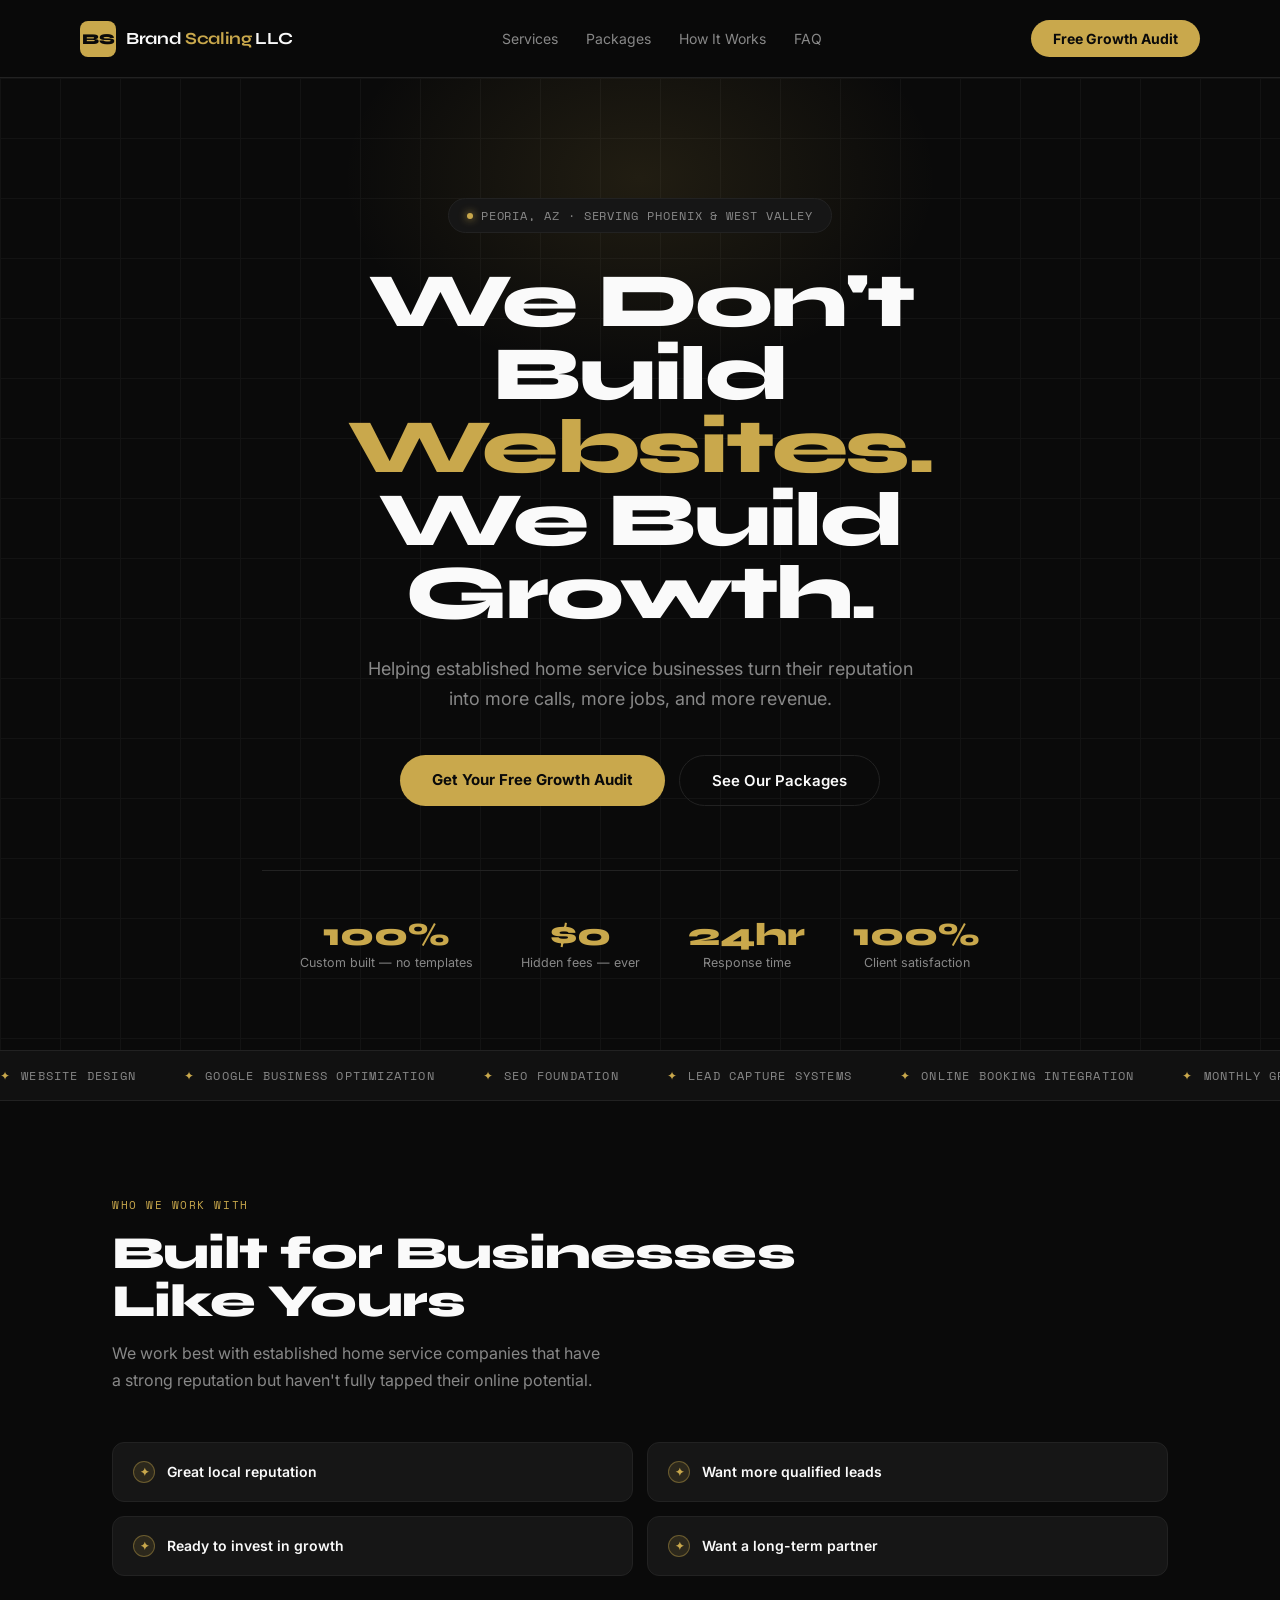
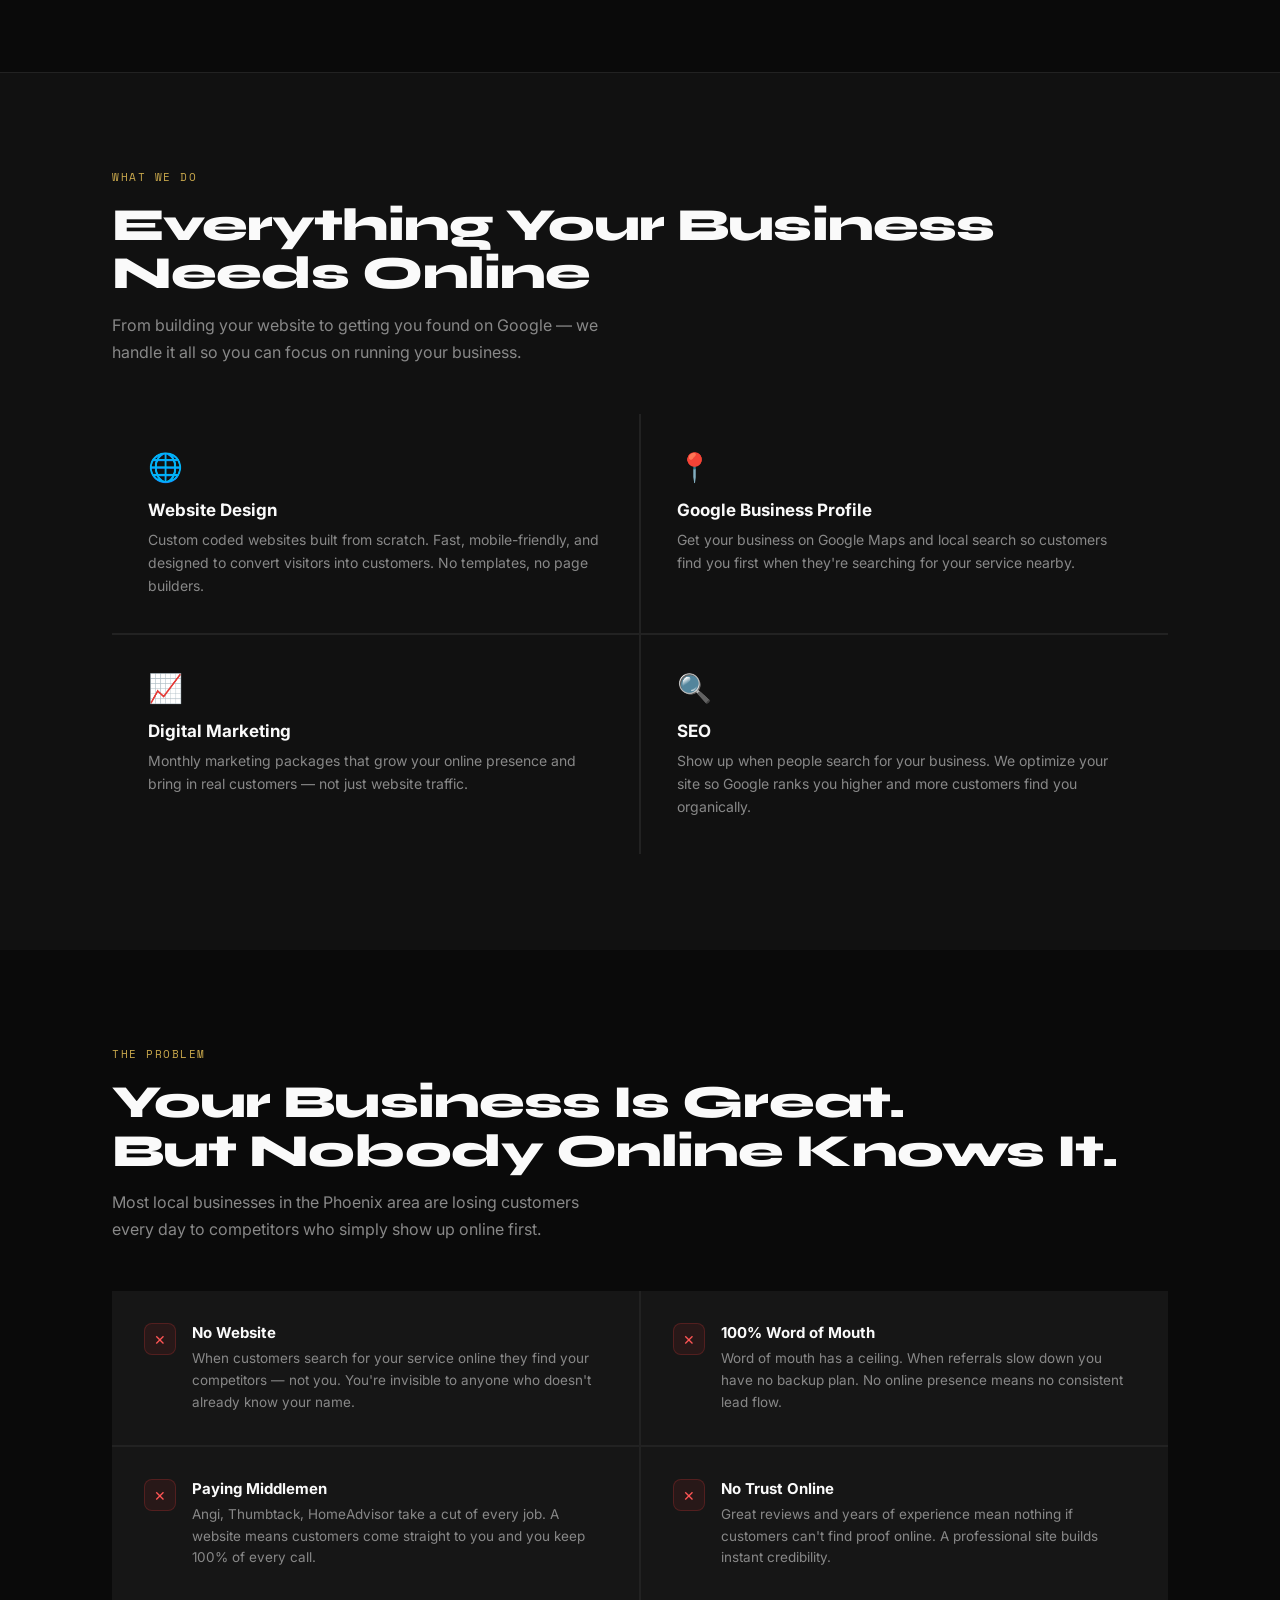
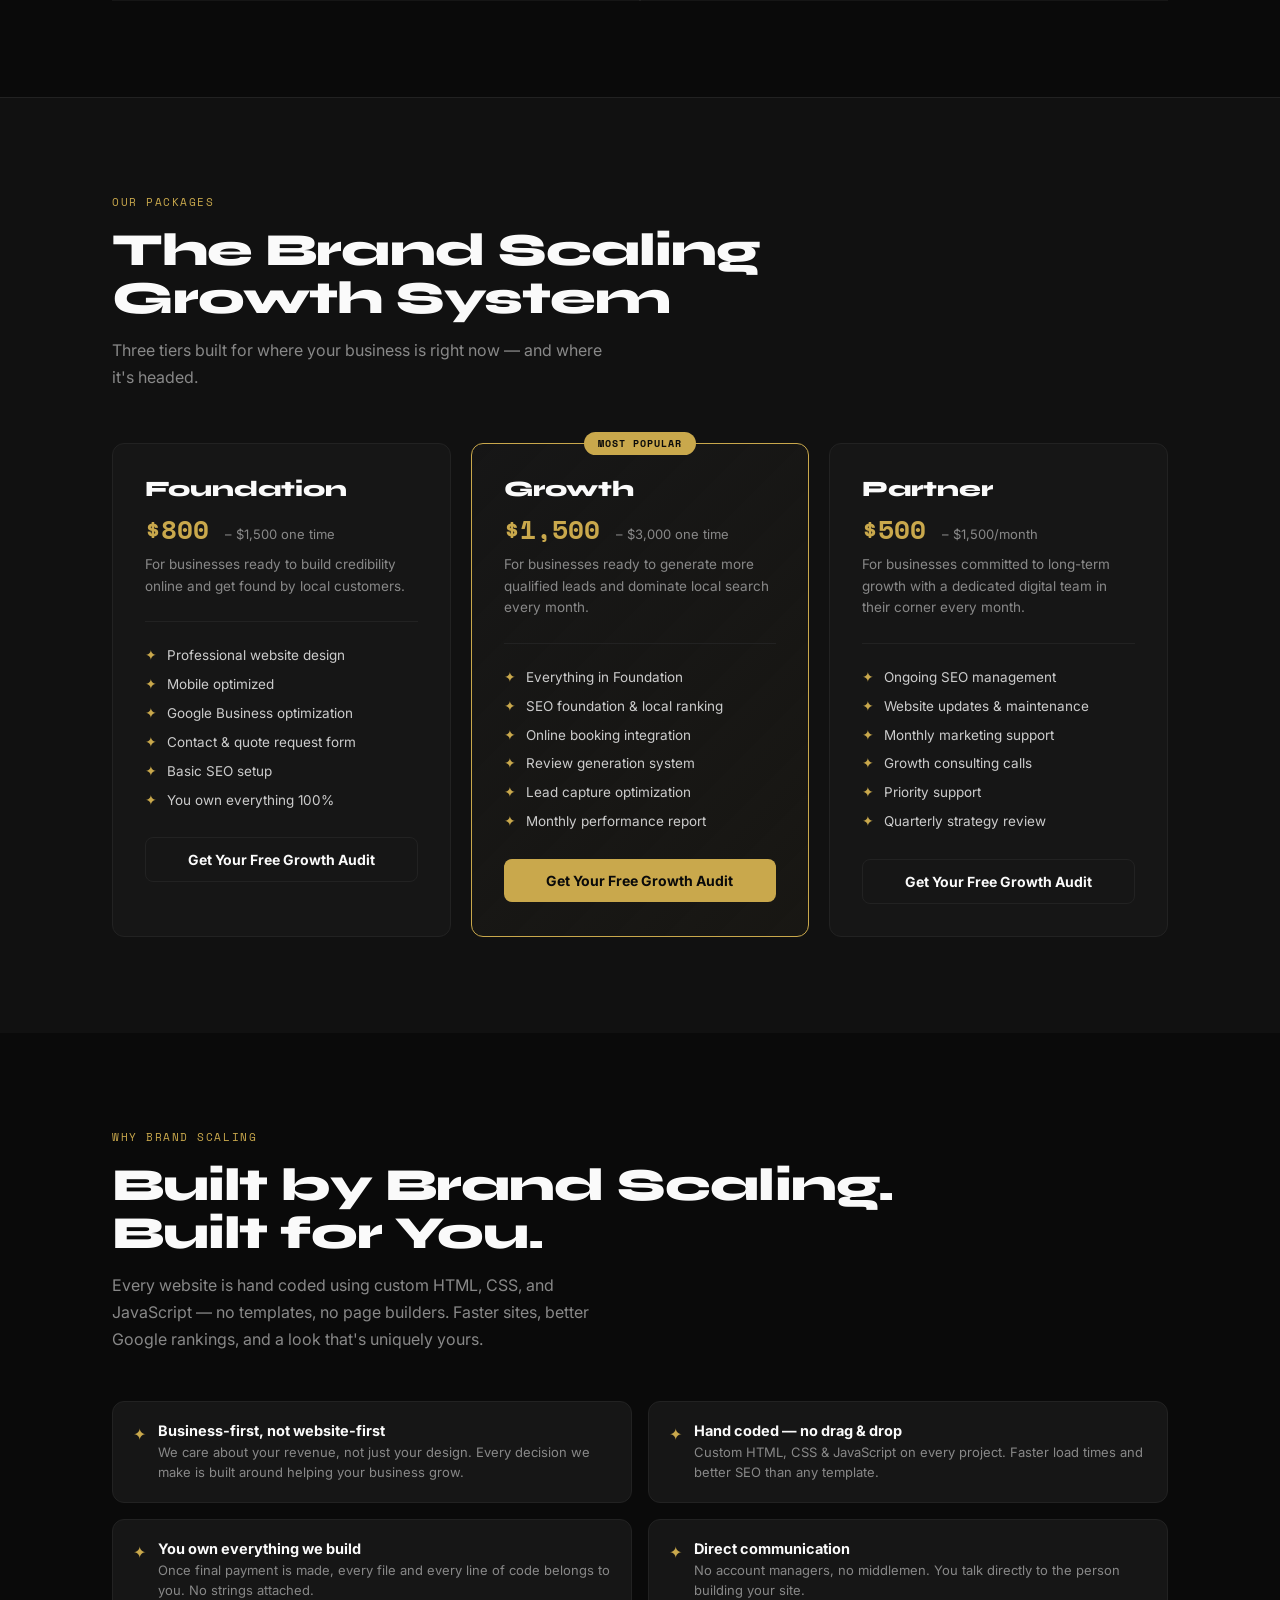
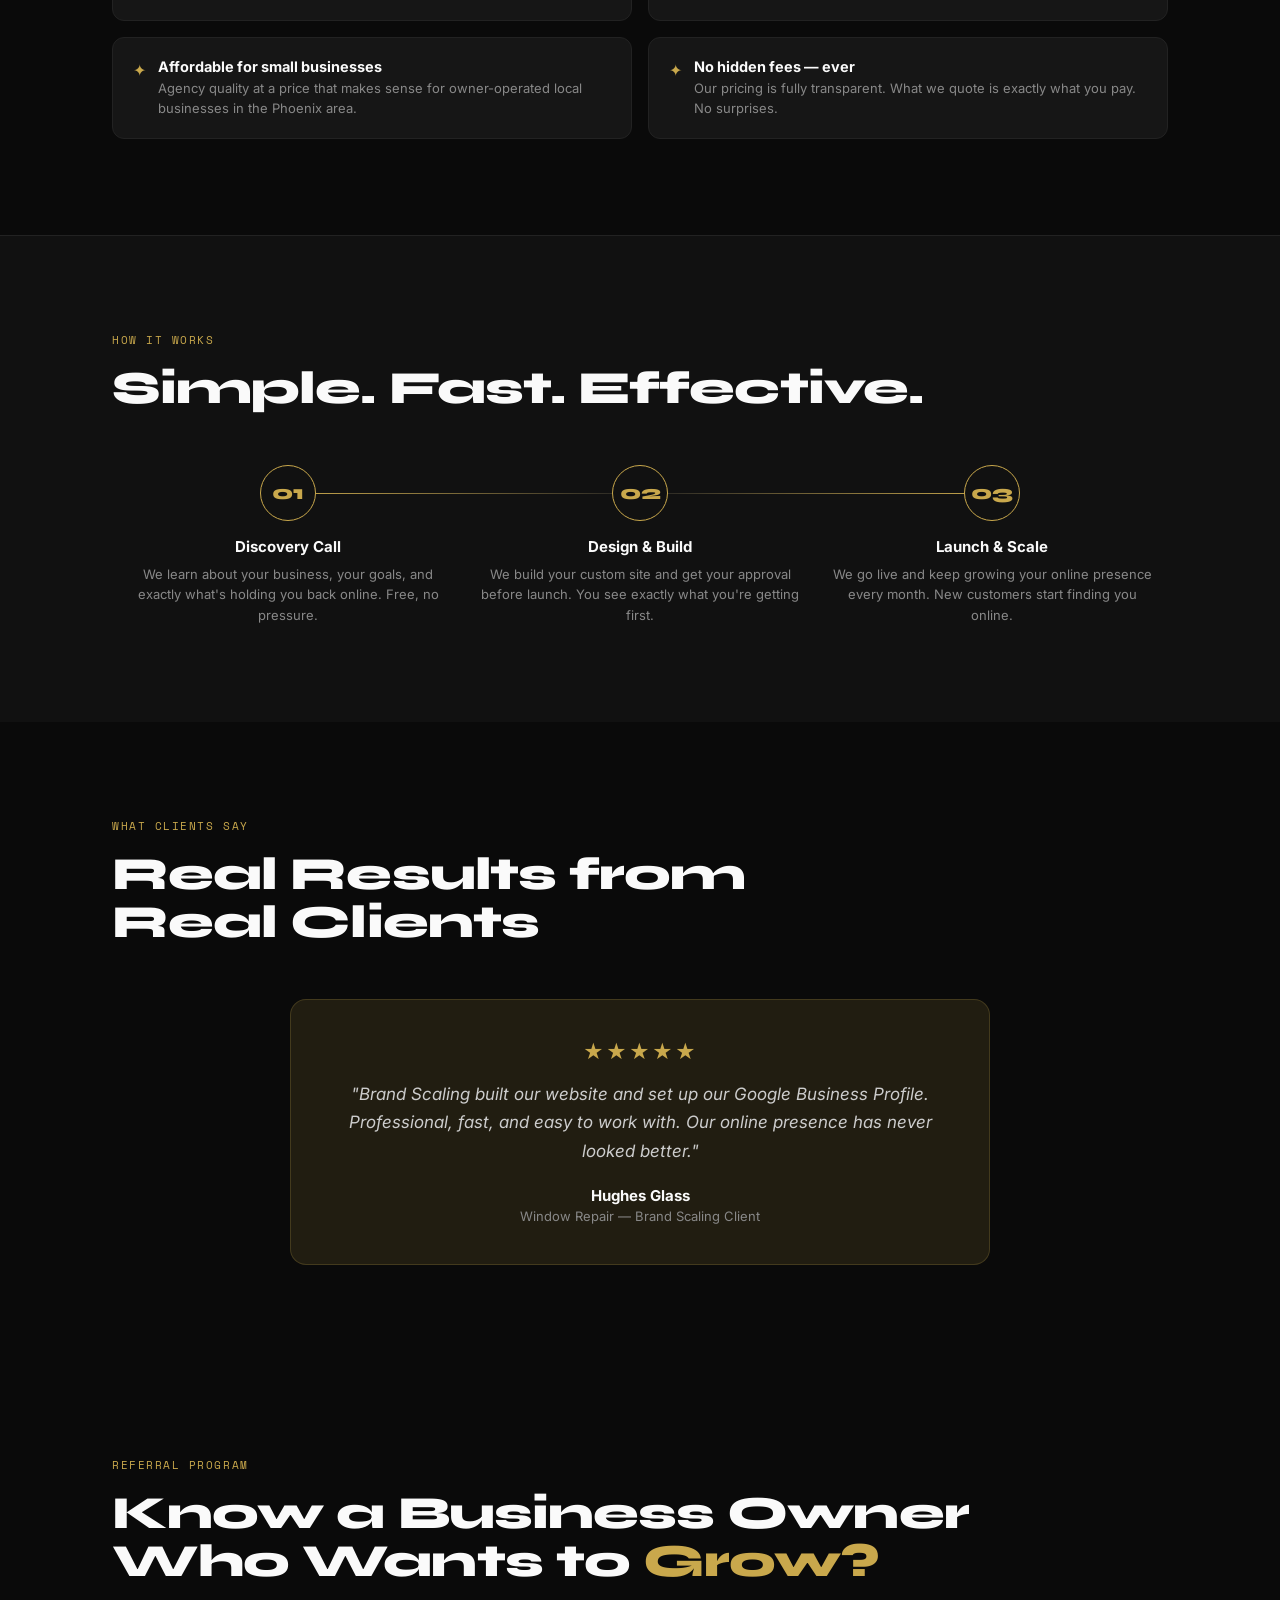
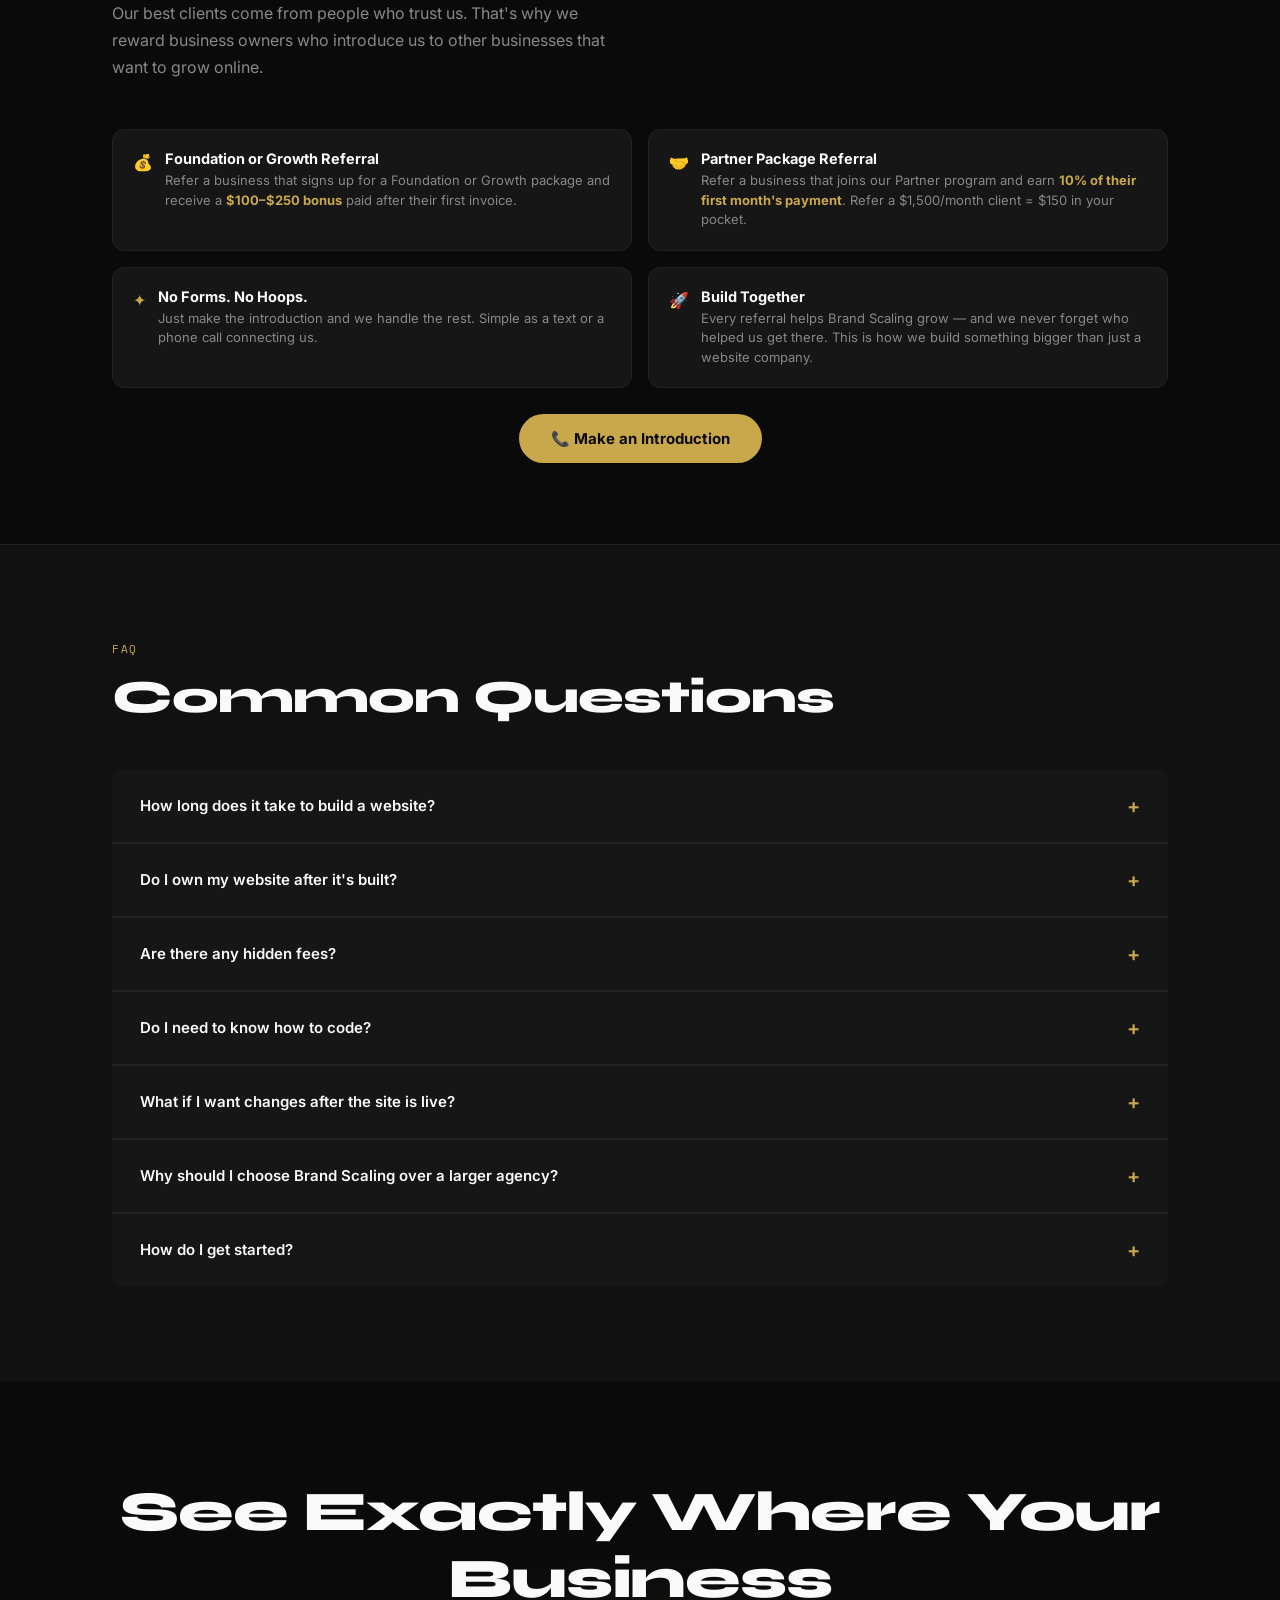
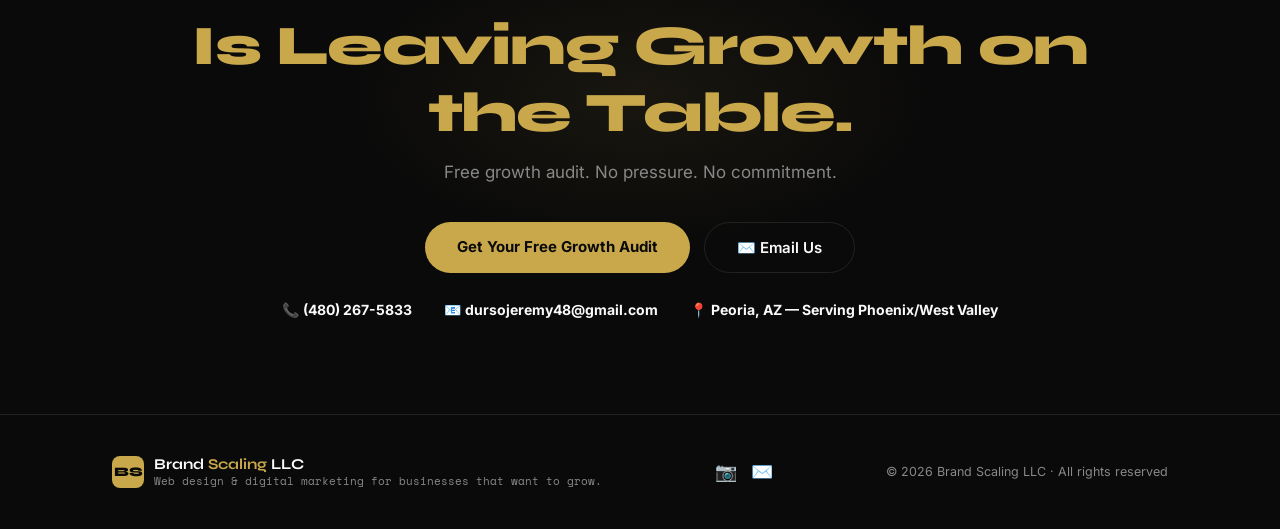
<file: index.html>
<!DOCTYPE html>
<html lang="en">
<head>
<meta charset="UTF-8">
<meta name="viewport" content="width=device-width, initial-scale=1.0">
<title>Brand Scaling LLC — Local Business Growth Systems | Peoria, AZ</title>
<link rel="preconnect" href="https://fonts.googleapis.com">
<link rel="preconnect" href="https://fonts.gstatic.com" crossorigin>
<link href="https://fonts.googleapis.com/css2?family=Syne:wght@700;800&family=Inter:wght@400;500;600;700&family=Space+Mono:wght@400;700&display=swap" rel="stylesheet">
<style>
:root{
  --black:#0A0A0A;
  --dark:#111111;
  --card:#161616;
  --border:#222222;
  --white:#FAFAFA;
  --gold:#C9A84C;
  --gold-light:#E8C96A;
  --gold-dim:rgba(201,168,76,0.12);
  --muted:#888888;
  --text:#CCCCCC;
  --r:12px;
}
*{box-sizing:border-box;margin:0;padding:0}
html{scroll-behavior:smooth}
body{font-family:'Inter',sans-serif;background:var(--black);color:var(--white);-webkit-font-smoothing:antialiased}
a{color:inherit;text-decoration:none}
.wrap{max-width:1120px;margin:0 auto;padding:0 32px}
@media(max-width:600px){.wrap{padding:0 20px}}
nav{position:sticky;top:0;z-index:100;background:rgba(10,10,10,0.92);backdrop-filter:blur(16px);border-bottom:1px solid var(--border)}
.nav-inner{display:flex;align-items:center;justify-content:space-between;padding:20px 0}
.logo{display:flex;align-items:center;gap:10px}
.logo-mark{width:36px;height:36px;background:var(--gold);border-radius:8px;display:flex;align-items:center;justify-content:center;font-family:'Syne',sans-serif;font-weight:800;font-size:15px;color:var(--black)}
.logo-name{font-family:'Syne',sans-serif;font-weight:700;font-size:17px;letter-spacing:-0.02em}
.logo-name span{color:var(--gold)}
.nav-links{display:flex;gap:28px;align-items:center}
.nav-links a{font-size:14px;color:var(--muted);transition:color .15s}
.nav-links a:hover{color:var(--white)}
.nav-cta{background:var(--gold);color:var(--black);font-weight:700;font-size:14px;padding:10px 22px;border-radius:999px;transition:opacity .15s}
.nav-cta:hover{opacity:0.85}
@media(max-width:680px){.nav-links{display:none}}
.hero{padding:120px 0 80px;position:relative;overflow:hidden}
.hero-grid-bg{position:absolute;inset:0;background-image:linear-gradient(var(--border) 1px,transparent 1px),linear-gradient(90deg,var(--border) 1px,transparent 1px);background-size:60px 60px;opacity:0.4}
.hero-glow{position:absolute;top:-100px;left:50%;transform:translateX(-50%);width:600px;height:400px;background:radial-gradient(ellipse,rgba(201,168,76,0.12) 0%,transparent 70%);pointer-events:none}
.hero-inner{position:relative;z-index:2;text-align:center;max-width:820px;margin:0 auto}
.hero-badge{display:inline-flex;align-items:center;gap:8px;border:1px solid var(--border);background:var(--card);padding:8px 18px;border-radius:999px;font-family:'Space Mono',monospace;font-size:11.5px;letter-spacing:0.08em;text-transform:uppercase;color:var(--muted);margin-bottom:32px}
.badge-dot{width:6px;height:6px;border-radius:50%;background:var(--gold);box-shadow:0 0 8px var(--gold)}
h1{font-family:'Syne',sans-serif;font-size:clamp(40px,6vw,80px);font-weight:800;line-height:0.95;letter-spacing:-0.03em;margin-bottom:24px}
h1 em{font-style:normal;color:var(--gold)}
.hero-sub{font-size:18px;color:var(--muted);line-height:1.7;max-width:52ch;margin:0 auto 40px}
.hero-btns{display:flex;gap:14px;justify-content:center;flex-wrap:wrap;margin-bottom:64px}
.btn-gold{background:var(--gold);color:var(--black);font-weight:700;font-size:15px;padding:15px 32px;border-radius:999px;transition:opacity .15s}
.btn-gold:hover{opacity:0.85}
.btn-outline{background:transparent;color:var(--white);font-weight:600;font-size:15px;padding:15px 32px;border-radius:999px;border:1px solid var(--border);transition:border-color .15s}
.btn-outline:hover{border-color:var(--gold)}
.hero-stats{display:flex;justify-content:center;gap:48px;flex-wrap:wrap;padding-top:48px;border-top:1px solid var(--border)}
.stat-num{font-family:'Syne',sans-serif;font-size:32px;font-weight:800;color:var(--gold);display:block;line-height:1}
.stat-label{font-size:12.5px;color:var(--muted);margin-top:4px;display:block}
.marquee-wrap{border-top:1px solid var(--border);border-bottom:1px solid var(--border);padding:16px 0;overflow:hidden;background:var(--dark)}
.marquee-track{display:flex;gap:48px;animation:marquee 22s linear infinite;width:max-content}
@keyframes marquee{0%{transform:translateX(0)}100%{transform:translateX(-50%)}}
.marquee-item{display:flex;align-items:center;gap:10px;font-family:'Space Mono',monospace;font-size:12px;letter-spacing:0.1em;text-transform:uppercase;color:var(--muted);white-space:nowrap}
.marquee-dot{color:var(--gold)}
.section{padding:96px 0}
.section-dark{background:var(--dark);border-top:1px solid var(--border)}
.section-eyebrow{font-family:'Space Mono',monospace;font-size:11px;letter-spacing:0.14em;text-transform:uppercase;color:var(--gold);margin-bottom:16px}
h2.sh{font-family:'Syne',sans-serif;font-size:clamp(30px,4vw,46px);font-weight:800;letter-spacing:-0.02em;line-height:1.05;margin-bottom:14px}
.section-sub{font-size:16px;color:var(--muted);line-height:1.7;max-width:50ch;margin-bottom:48px}
.services-grid{display:grid;grid-template-columns:repeat(2,1fr);gap:2px;background:var(--border)}
@media(max-width:640px){.services-grid{grid-template-columns:1fr}}
.svc-item{background:var(--dark);padding:36px;transition:background .2s}
.svc-item:hover{background:var(--card)}
.svc-icon{font-size:28px;margin-bottom:16px}
.svc-item h3{font-size:17px;font-weight:700;margin-bottom:8px}
.svc-item p{font-size:14px;color:var(--muted);line-height:1.65}
.problem-grid{display:grid;grid-template-columns:1fr 1fr;gap:2px;background:var(--border)}
@media(max-width:640px){.problem-grid{grid-template-columns:1fr}}
.problem-item{background:var(--card);padding:32px;display:flex;gap:16px}
.problem-x{width:32px;height:32px;border-radius:8px;background:rgba(255,60,60,0.08);border:1px solid rgba(255,60,60,0.2);display:flex;align-items:center;justify-content:center;font-size:14px;flex-shrink:0;color:#FF5555}
.problem-item h3{font-size:15px;font-weight:700;margin-bottom:6px}
.problem-item p{font-size:13.5px;color:var(--muted);line-height:1.6}
.packages-grid{display:grid;grid-template-columns:repeat(3,1fr);gap:20px;margin-top:52px}
@media(max-width:860px){.packages-grid{grid-template-columns:1fr}}
.pkg-card{background:var(--card);border:1px solid var(--border);border-radius:var(--r);padding:32px;position:relative;transition:border-color .2s}
.pkg-card:hover{border-color:rgba(201,168,76,0.4)}
.pkg-card.featured{border-color:var(--gold);background:linear-gradient(135deg,var(--card) 0%,rgba(201,168,76,0.04) 100%)}
.pkg-badge{position:absolute;top:-12px;left:50%;transform:translateX(-50%);background:var(--gold);color:var(--black);font-family:'Space Mono',monospace;font-size:10px;font-weight:700;letter-spacing:0.1em;text-transform:uppercase;padding:4px 14px;border-radius:999px;white-space:nowrap}
.pkg-name{font-family:'Syne',sans-serif;font-size:22px;font-weight:800;margin-bottom:8px}
.pkg-price{font-family:'Space Mono',monospace;font-size:26px;font-weight:700;color:var(--gold);margin-bottom:6px}
.pkg-price span{font-size:13px;color:var(--muted);font-family:'Inter',sans-serif;font-weight:400}
.pkg-desc{font-size:13.5px;color:var(--muted);line-height:1.6;margin-bottom:24px;padding-bottom:24px;border-bottom:1px solid var(--border)}
.pkg-features{display:flex;flex-direction:column;gap:10px;margin-bottom:28px}
.pkg-feature{display:flex;align-items:flex-start;gap:10px;font-size:13.5px;color:var(--text);line-height:1.4}
.check{color:var(--gold);flex-shrink:0}
.pkg-cta{display:block;text-align:center;padding:13px;border-radius:8px;font-weight:700;font-size:14px;transition:all .15s}
.pkg-cta-outline{border:1px solid var(--border);color:var(--white)}
.pkg-cta-outline:hover{border-color:var(--gold);color:var(--gold)}
.pkg-cta-gold{background:var(--gold);color:var(--black)}
.pkg-cta-gold:hover{opacity:0.85}
.diff-grid{display:grid;grid-template-columns:1fr 1fr;gap:16px;margin-top:40px}
@media(max-width:640px){.diff-grid{grid-template-columns:1fr}}
.diff-item{display:flex;align-items:flex-start;gap:12px;padding:20px;background:var(--card);border:1px solid var(--border);border-radius:var(--r)}
.diff-check{color:var(--gold);font-size:16px;flex-shrink:0;margin-top:2px}
.diff-item h3{font-size:14.5px;font-weight:700;margin-bottom:4px}
.diff-item p{font-size:13px;color:var(--muted);line-height:1.5}
.process-steps{display:grid;grid-template-columns:repeat(3,1fr);gap:0;margin-top:52px;position:relative}
.process-steps::before{content:'';position:absolute;top:28px;left:16.67%;right:16.67%;height:1px;background:linear-gradient(90deg,var(--gold),var(--border),var(--gold));z-index:0}
@media(max-width:720px){.process-steps{grid-template-columns:1fr;gap:24px}.process-steps::before{display:none}}
.process-step{text-align:center;padding:0 16px;position:relative;z-index:1}
.step-num{width:56px;height:56px;border-radius:50%;background:var(--dark);border:1px solid var(--gold);display:flex;align-items:center;justify-content:center;margin:0 auto 16px;font-family:'Syne',sans-serif;font-weight:800;font-size:20px;color:var(--gold)}
.process-step h3{font-size:15px;font-weight:700;margin-bottom:8px}
.process-step p{font-size:13px;color:var(--muted);line-height:1.6}
.testimonial-wrap{background:var(--gold-dim);border:1px solid rgba(201,168,76,0.2);border-radius:16px;padding:40px;text-align:center;max-width:700px;margin:52px auto 0}
.stars{color:var(--gold);font-size:20px;letter-spacing:2px;margin-bottom:16px}
.testimonial-wrap blockquote{font-size:17px;line-height:1.7;color:var(--text);font-style:italic;margin-bottom:20px}
.reviewer-name{font-weight:700;font-size:15px}
.reviewer-title{font-size:13px;color:var(--muted);margin-top:3px}
.faq-list{display:flex;flex-direction:column;gap:2px;background:var(--border);border-radius:var(--r);overflow:hidden;margin-top:48px}
.faq-item{background:var(--card);padding:24px 28px;cursor:pointer}
.faq-item summary{font-weight:600;font-size:15px;list-style:none;display:flex;justify-content:space-between;align-items:center;gap:16px}
.faq-item summary::after{content:'+';color:var(--gold);font-size:20px;flex-shrink:0;transition:transform .2s}
.faq-item[open] summary::after{content:'−'}
.faq-item p{font-size:14px;color:var(--muted);line-height:1.7;margin-top:14px}
.cta-section{padding:96px 0;text-align:center;position:relative;overflow:hidden}
.cta-glow{position:absolute;top:50%;left:50%;transform:translate(-50%,-50%);width:600px;height:300px;background:radial-gradient(ellipse,rgba(201,168,76,0.08) 0%,transparent 70%);pointer-events:none}
.cta-section h2{font-family:'Syne',sans-serif;font-size:clamp(36px,5vw,56px);font-weight:800;letter-spacing:-0.02em;margin-bottom:16px;position:relative;z-index:1}
.cta-section p{font-size:17px;color:var(--muted);margin-bottom:40px;position:relative;z-index:1}
.cta-btns{display:flex;gap:14px;justify-content:center;flex-wrap:wrap;position:relative;z-index:1}
.contact-row{display:flex;justify-content:center;gap:32px;flex-wrap:wrap;margin-top:28px;position:relative;z-index:1}
.contact-item{font-size:14px;color:var(--muted)}
.contact-item strong{color:var(--white)}
footer{border-top:1px solid var(--border);padding:40px 0}
.foot-inner{display:flex;justify-content:space-between;align-items:center;flex-wrap:wrap;gap:20px}
.foot-brand{display:flex;align-items:center;gap:10px}
.foot-copy{font-size:12.5px;color:var(--muted)}
.foot-social{display:flex;gap:14px}
.foot-social a{font-size:18px;transition:opacity .15s}
.foot-social a:hover{opacity:0.7}
/* ICP section */
.icp-grid{display:grid;grid-template-columns:1fr 1fr;gap:14px;margin-top:36px}
@media(max-width:640px){.icp-grid{grid-template-columns:1fr}}
.icp-item{display:flex;align-items:center;gap:12px;padding:18px 20px;background:var(--card);border:1px solid var(--border);border-radius:var(--r);font-size:14px;font-weight:600;transition:border-color .2s}
.icp-item:hover{border-color:rgba(201,168,76,0.4)}
.icp-check{width:22px;height:22px;border-radius:50%;background:var(--gold-dim);border:1px solid rgba(201,168,76,0.4);display:flex;align-items:center;justify-content:center;flex-shrink:0;color:var(--gold);font-size:11px}
</style>
</head>
<body>
<nav>
  <div class="wrap nav-inner">
    <div class="logo">
      <div class="logo-mark">BS</div>
      <div class="logo-name">Brand <span>Scaling</span> LLC</div>
    </div>
    <div class="nav-links">
      <a href="#services">Services</a>
      <a href="#packages">Packages</a>
      <a href="#process">How It Works</a>
      <a href="#faq">FAQ</a>
    </div>
    <a href="tel:+14802675833" class="nav-cta">Free Growth Audit</a>
  </div>
</nav>
<section class="hero">
  <div class="hero-grid-bg"></div>
  <div class="hero-glow"></div>
  <div class="wrap hero-inner">
    <div class="hero-badge"><span class="badge-dot"></span> Peoria, AZ · Serving Phoenix & West Valley</div>
    <h1>We Don't Build<br><em>Websites.</em><br>We Build Growth.</h1>
    <p class="hero-sub">Helping established home service businesses turn their reputation into more calls, more jobs, and more revenue.</p>
    <div class="hero-btns">
      <a href="tel:+14802675833" class="btn-gold">Get Your Free Growth Audit</a>
      <a href="#packages" class="btn-outline">See Our Packages</a>
    </div>
    <div class="hero-stats">
      <div><span class="stat-num">100%</span><span class="stat-label">Custom built — no templates</span></div>
      <div><span class="stat-num">$0</span><span class="stat-label">Hidden fees — ever</span></div>
      <div><span class="stat-num">24hr</span><span class="stat-label">Response time</span></div>
      <div><span class="stat-num">100%</span><span class="stat-label">Client satisfaction</span></div>
    </div>
  </div>
</section>
<div class="marquee-wrap">
  <div class="marquee-track">
    <div class="marquee-item"><span class="marquee-dot">✦</span> Website Design</div>
    <div class="marquee-item"><span class="marquee-dot">✦</span> Google Business Optimization</div>
    <div class="marquee-item"><span class="marquee-dot">✦</span> SEO Foundation</div>
    <div class="marquee-item"><span class="marquee-dot">✦</span> Lead Capture Systems</div>
    <div class="marquee-item"><span class="marquee-dot">✦</span> Online Booking Integration</div>
    <div class="marquee-item"><span class="marquee-dot">✦</span> Monthly Growth Support</div>
    <div class="marquee-item"><span class="marquee-dot">✦</span> Digital Marketing</div>
    <div class="marquee-item"><span class="marquee-dot">✦</span> Local Business Consulting</div>
    <div class="marquee-item"><span class="marquee-dot">✦</span> Website Design</div>
    <div class="marquee-item"><span class="marquee-dot">✦</span> Google Business Optimization</div>
    <div class="marquee-item"><span class="marquee-dot">✦</span> SEO Foundation</div>
    <div class="marquee-item"><span class="marquee-dot">✦</span> Lead Capture Systems</div>
    <div class="marquee-item"><span class="marquee-dot">✦</span> Online Booking Integration</div>
    <div class="marquee-item"><span class="marquee-dot">✦</span> Monthly Growth Support</div>
    <div class="marquee-item"><span class="marquee-dot">✦</span> Digital Marketing</div>
    <div class="marquee-item"><span class="marquee-dot">✦</span> Local Business Consulting</div>
  </div>
</div>

<!-- CHANGE 2: New ICP section -->
<section class="section">
  <div class="wrap">
    <div class="section-eyebrow">Who we work with</div>
    <h2 class="sh">Built for Businesses<br>Like Yours</h2>
    <p class="section-sub">We work best with established home service companies that have a strong reputation but haven't fully tapped their online potential.</p>
    <div class="icp-grid">
      <div class="icp-item"><div class="icp-check">✦</div> Great local reputation</div>
      <div class="icp-item"><div class="icp-check">✦</div> Want more qualified leads</div>
      <div class="icp-item"><div class="icp-check">✦</div> Ready to invest in growth</div>
      <div class="icp-item"><div class="icp-check">✦</div> Want a long-term partner</div>
    </div>
  </div>
</section>

<section class="section section-dark" id="services">
  <div class="wrap">
    <div class="section-eyebrow">What we do</div>
    <h2 class="sh">Everything Your Business<br>Needs Online</h2>
    <p class="section-sub">From building your website to getting you found on Google — we handle it all so you can focus on running your business.</p>
    <div class="services-grid">
      <div class="svc-item">
        <div class="svc-icon">🌐</div>
        <h3>Website Design</h3>
        <p>Custom coded websites built from scratch. Fast, mobile-friendly, and designed to convert visitors into customers. No templates, no page builders.</p>
      </div>
      <div class="svc-item">
        <div class="svc-icon">📍</div>
        <h3>Google Business Profile</h3>
        <p>Get your business on Google Maps and local search so customers find you first when they're searching for your service nearby.</p>
      </div>
      <div class="svc-item">
        <div class="svc-icon">📈</div>
        <h3>Digital Marketing</h3>
        <p>Monthly marketing packages that grow your online presence and bring in real customers — not just website traffic.</p>
      </div>
      <div class="svc-item">
        <div class="svc-icon">🔍</div>
        <h3>SEO</h3>
        <p>Show up when people search for your business. We optimize your site so Google ranks you higher and more customers find you organically.</p>
      </div>
    </div>
  </div>
</section>
<section class="section">
  <div class="wrap">
    <div class="section-eyebrow">The problem</div>
    <h2 class="sh">Your Business Is Great.<br>But Nobody Online Knows It.</h2>
    <p class="section-sub">Most local businesses in the Phoenix area are losing customers every day to competitors who simply show up online first.</p>
    <div class="problem-grid">
      <div class="problem-item">
        <div class="problem-x">✕</div>
        <div>
          <h3>No Website</h3>
          <p>When customers search for your service online they find your competitors — not you. You're invisible to anyone who doesn't already know your name.</p>
        </div>
      </div>
      <div class="problem-item">
        <div class="problem-x">✕</div>
        <div>
          <h3>100% Word of Mouth</h3>
          <p>Word of mouth has a ceiling. When referrals slow down you have no backup plan. No online presence means no consistent lead flow.</p>
        </div>
      </div>
      <div class="problem-item">
        <div class="problem-x">✕</div>
        <div>
          <h3>Paying Middlemen</h3>
          <p>Angi, Thumbtack, HomeAdvisor take a cut of every job. A website means customers come straight to you and you keep 100% of every call.</p>
        </div>
      </div>
      <div class="problem-item">
        <div class="problem-x">✕</div>
        <div>
          <h3>No Trust Online</h3>
          <p>Great reviews and years of experience mean nothing if customers can't find proof online. A professional site builds instant credibility.</p>
        </div>
      </div>
    </div>
  </div>
</section>
<section class="section section-dark" id="packages">
  <div class="wrap">
    <div class="section-eyebrow">Our packages</div>
    <h2 class="sh">The Brand Scaling<br>Growth System</h2>
    <p class="section-sub">Three tiers built for where your business is right now — and where it's headed.</p>
    <div class="packages-grid">
      <div class="pkg-card">
        <div class="pkg-name">Foundation</div>
        <div class="pkg-price">$800 <span>– $1,500 one time</span></div>
        <p class="pkg-desc">For businesses ready to build credibility online and get found by local customers.</p>
        <div class="pkg-features">
          <div class="pkg-feature"><span class="check">✦</span> Professional website design</div>
          <div class="pkg-feature"><span class="check">✦</span> Mobile optimized</div>
          <div class="pkg-feature"><span class="check">✦</span> Google Business optimization</div>
          <div class="pkg-feature"><span class="check">✦</span> Contact & quote request form</div>
          <div class="pkg-feature"><span class="check">✦</span> Basic SEO setup</div>
          <div class="pkg-feature"><span class="check">✦</span> You own everything 100%</div>
        </div>
        <a href="tel:+14802675833" class="pkg-cta pkg-cta-outline">Get Your Free Growth Audit</a>
      </div>
      <div class="pkg-card featured">
        <div class="pkg-badge">Most Popular</div>
        <div class="pkg-name">Growth</div>
        <div class="pkg-price">$1,500 <span>– $3,000 one time</span></div>
        <p class="pkg-desc">For businesses ready to generate more qualified leads and dominate local search every month.</p>
        <div class="pkg-features">
          <div class="pkg-feature"><span class="check">✦</span> Everything in Foundation</div>
          <div class="pkg-feature"><span class="check">✦</span> SEO foundation & local ranking</div>
          <div class="pkg-feature"><span class="check">✦</span> Online booking integration</div>
          <div class="pkg-feature"><span class="check">✦</span> Review generation system</div>
          <div class="pkg-feature"><span class="check">✦</span> Lead capture optimization</div>
          <div class="pkg-feature"><span class="check">✦</span> Monthly performance report</div>
        </div>
        <a href="tel:+14802675833" class="pkg-cta pkg-cta-gold">Get Your Free Growth Audit</a>
      </div>
      <div class="pkg-card">
        <div class="pkg-name">Partner</div>
        <div class="pkg-price">$500 <span>– $1,500/month</span></div>
        <p class="pkg-desc">For businesses committed to long-term growth with a dedicated digital team in their corner every month.</p>
        <div class="pkg-features">
          <div class="pkg-feature"><span class="check">✦</span> Ongoing SEO management</div>
          <div class="pkg-feature"><span class="check">✦</span> Website updates & maintenance</div>
          <div class="pkg-feature"><span class="check">✦</span> Monthly marketing support</div>
          <div class="pkg-feature"><span class="check">✦</span> Growth consulting calls</div>
          <div class="pkg-feature"><span class="check">✦</span> Priority support</div>
          <div class="pkg-feature"><span class="check">✦</span> Quarterly strategy review</div>
        </div>
        <a href="tel:+14802675833" class="pkg-cta pkg-cta-outline">Get Your Free Growth Audit</a>
      </div>
    </div>
  </div>
</section>
<section class="section">
  <div class="wrap">
    <div class="section-eyebrow">Why Brand Scaling</div>
    <h2 class="sh">Built by Brand Scaling.<br>Built for You.</h2>
    <p class="section-sub">Every website is hand coded using custom HTML, CSS, and JavaScript — no templates, no page builders. Faster sites, better Google rankings, and a look that's uniquely yours.</p>
    <div class="diff-grid">
      <div class="diff-item"><span class="diff-check">✦</span><div><h3>Business-first, not website-first</h3><p>We care about your revenue, not just your design. Every decision we make is built around helping your business grow.</p></div></div>
      <div class="diff-item"><span class="diff-check">✦</span><div><h3>Hand coded — no drag & drop</h3><p>Custom HTML, CSS & JavaScript on every project. Faster load times and better SEO than any template.</p></div></div>
      <div class="diff-item"><span class="diff-check">✦</span><div><h3>You own everything we build</h3><p>Once final payment is made, every file and every line of code belongs to you. No strings attached.</p></div></div>
      <div class="diff-item"><span class="diff-check">✦</span><div><h3>Direct communication</h3><p>No account managers, no middlemen. You talk directly to the person building your site.</p></div></div>
      <div class="diff-item"><span class="diff-check">✦</span><div><h3>Affordable for small businesses</h3><p>Agency quality at a price that makes sense for owner-operated local businesses in the Phoenix area.</p></div></div>
      <div class="diff-item"><span class="diff-check">✦</span><div><h3>No hidden fees — ever</h3><p>Our pricing is fully transparent. What we quote is exactly what you pay. No surprises.</p></div></div>
    </div>
  </div>
</section>
<section class="section section-dark" id="process">
  <div class="wrap">
    <div class="section-eyebrow">How it works</div>
    <h2 class="sh">Simple. Fast. Effective.</h2>
    <div class="process-steps">
      <div class="process-step"><div class="step-num">01</div><h3>Discovery Call</h3><p>We learn about your business, your goals, and exactly what's holding you back online. Free, no pressure.</p></div>
      <div class="process-step"><div class="step-num">02</div><h3>Design & Build</h3><p>We build your custom site and get your approval before launch. You see exactly what you're getting first.</p></div>
      <div class="process-step"><div class="step-num">03</div><h3>Launch & Scale</h3><p>We go live and keep growing your online presence every month. New customers start finding you online.</p></div>
    </div>
  </div>
</section>
<section class="section">
  <div class="wrap">
    <div class="section-eyebrow">What clients say</div>
    <h2 class="sh">Real Results from<br>Real Clients</h2>
    <div class="testimonial-wrap">
      <div class="stars">★★★★★</div>
      <blockquote>"Brand Scaling built our website and set up our Google Business Profile. Professional, fast, and easy to work with. Our online presence has never looked better."</blockquote>
      <div class="reviewer-name">Hughes Glass</div>
      <div class="reviewer-title">Window Repair — Brand Scaling Client</div>
    </div>
  </div>
</section>
<section class="section">
  <div class="wrap">
    <div class="section-eyebrow">Referral Program</div>
    <h2 class="sh">Know a Business Owner<br>Who Wants to <span style="color:var(--gold)">Grow?</span></h2>
    <p class="section-sub">Our best clients come from people who trust us. That's why we reward business owners who introduce us to other businesses that want to grow online.</p>
    <div class="diff-grid">
      <div class="diff-item">
        <span class="diff-check">💰</span>
        <div>
          <h3>Foundation or Growth Referral</h3>
          <p>Refer a business that signs up for a Foundation or Growth package and receive a <strong style="color:var(--gold)">$100–$250 bonus</strong> paid after their first invoice.</p>
        </div>
      </div>
      <div class="diff-item">
        <span class="diff-check">🤝</span>
        <div>
          <h3>Partner Package Referral</h3>
          <p>Refer a business that joins our Partner program and earn <strong style="color:var(--gold)">10% of their first month's payment</strong>. Refer a $1,500/month client = $150 in your pocket.</p>
        </div>
      </div>
      <div class="diff-item">
        <span class="diff-check">✦</span>
        <div>
          <h3>No Forms. No Hoops.</h3>
          <p>Just make the introduction and we handle the rest. Simple as a text or a phone call connecting us.</p>
        </div>
      </div>
      <div class="diff-item">
        <span class="diff-check">🚀</span>
        <div>
          <h3>Build Together</h3>
          <p>Every referral helps Brand Scaling grow — and we never forget who helped us get there. This is how we build something bigger than just a website company.</p>
        </div>
      </div>
    </div>
    <div style="text-align:center;margin-top:40px">
      <a href="tel:+14802675833" class="btn-gold">📞 Make an Introduction</a>
    </div>
  </div>
</section>
<section class="section section-dark" id="faq">
  <div class="wrap">
    <div class="section-eyebrow">FAQ</div>
    <h2 class="sh">Common Questions</h2>
    <div class="faq-list">
      <details class="faq-item"><summary>How long does it take to build a website?</summary><p>It depends on the package. Starter sites are delivered in as little as 1 day. Standard sites take 3–5 days. Premium sites with advanced features take 7–10 days.</p></details>
      <details class="faq-item"><summary>Do I own my website after it's built?</summary><p>Yes — 100%. Once final payment is made, you own every file, every line of code, and the domain. No strings attached.</p></details>
      <details class="faq-item"><summary>Are there any hidden fees?</summary><p>Never. Our pricing is fully transparent. The one-time build fee is exactly what you pay to get your site live. Monthly retainers are optional and clearly priced. No surprises.</p></details>
      <details class="faq-item"><summary>Do I need to know how to code?</summary><p>Not at all. We handle everything technical. You just tell us what you want and we build it.</p></details>
      <details class="faq-item"><summary>What if I want changes after the site is live?</summary><p>Minor updates are included in monthly retainer packages. One-off changes outside a retainer are billed at a flat rate agreed upon before work begins.</p></details>
      <details class="faq-item"><summary>Why should I choose Brand Scaling over a larger agency?</summary><p>Because you'll work directly with the people building your growth strategy. No account managers. No outsourcing. No getting lost in a queue. We take the time to understand your business and build a plan around your goals — not a template around our workflow.</p></details>
      <details class="faq-item"><summary>How do I get started?</summary><p>Request a free growth audit below. We'll take a look at your current online presence, identify exactly where you're leaving growth on the table, and walk you through what we'd do about it. No pressure, no commitment.</p></details>
    </div>
  </div>
</section>
<section class="cta-section" id="contact">
  <div class="cta-glow"></div>
  <div class="wrap">
    <h2>See Exactly Where Your Business<br><span style="color:var(--gold)">Is Leaving Growth on the Table.</span></h2>
    <p>Free growth audit. No pressure. No commitment.</p>
    <div class="cta-btns">
      <a href="tel:+14802675833" class="btn-gold">Get Your Free Growth Audit</a>
      <a href="mailto:dursojeremy48@gmail.com" class="btn-outline">✉️ Email Us</a>
    </div>
    <div class="contact-row">
      <div class="contact-item">📞 <strong>(480) 267-5833</strong></div>
      <div class="contact-item">📧 <strong>dursojeremy48@gmail.com</strong></div>
      <div class="contact-item">📍 <strong>Peoria, AZ — Serving Phoenix/West Valley</strong></div>
    </div>
  </div>
</section>
<footer>
  <div class="wrap foot-inner">
    <div class="foot-brand">
      <div class="logo-mark" style="width:32px;height:32px;font-size:13px">BS</div>
      <div>
        <div style="font-family:'Syne',sans-serif;font-weight:700;font-size:15px">Brand <span style="color:var(--gold)">Scaling</span> LLC</div>
        <div style="font-size:11px;color:var(--muted);font-family:'Space Mono',monospace">Web design & digital marketing for businesses that want to grow.</div>
      </div>
    </div>
    <div class="foot-social">
      <a href="https://www.instagram.com/jrsbrand_scaling" target="_blank">📷</a>
      <a href="mailto:dursojeremy48@gmail.com">✉️</a>
    </div>
    <div class="foot-copy">© 2026 Brand Scaling LLC · All rights reserved</div>
  </div>
</footer>
</body>
</html>
</file>
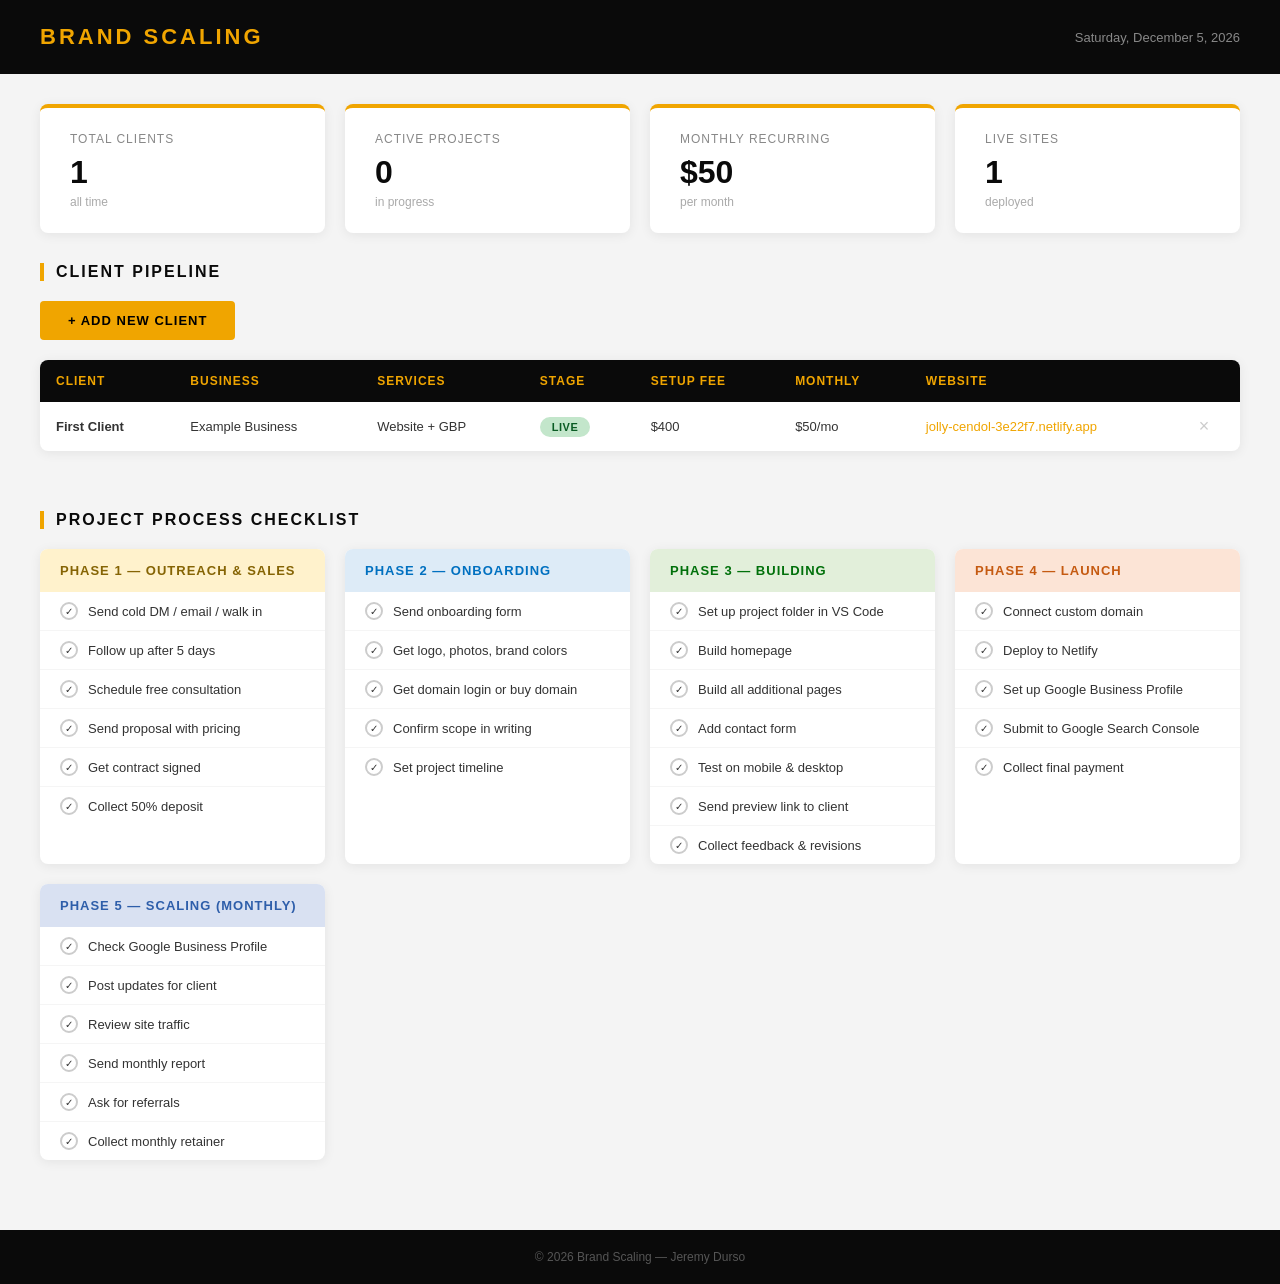
<file: Brand_Scaling_Dashboard.html>
<!DOCTYPE html>
<html lang="en">
<head>
<meta charset="UTF-8">
<meta name="viewport" content="width=device-width, initial-scale=1.0">
<title>Brand Scaling — Client Dashboard</title>
<style>
  * { margin: 0; padding: 0; box-sizing: border-box; }
  body { font-family: Arial, sans-serif; background: #f4f4f4; color: #333; }

  header {
    background: #0a0a0a;
    color: #fff;
    padding: 24px 40px;
    display: flex;
    justify-content: space-between;
    align-items: center;
  }
  header h1 { font-size: 22px; letter-spacing: 3px; color: #f0a500; }
  header span { font-size: 13px; color: #888; }

  .stats {
    display: flex;
    gap: 20px;
    padding: 30px 40px 0;
    flex-wrap: wrap;
  }
  .stat-card {
    background: #fff;
    border-radius: 8px;
    padding: 24px 30px;
    flex: 1;
    min-width: 180px;
    box-shadow: 0 2px 12px rgba(0,0,0,0.07);
    border-top: 4px solid #f0a500;
  }
  .stat-card .label { font-size: 12px; color: #888; text-transform: uppercase; letter-spacing: 1px; margin-bottom: 8px; }
  .stat-card .value { font-size: 32px; font-weight: bold; color: #0a0a0a; }
  .stat-card .sub { font-size: 12px; color: #aaa; margin-top: 4px; }

  .section { padding: 30px 40px; }
  .section h2 { font-size: 16px; font-weight: bold; text-transform: uppercase; letter-spacing: 2px; color: #0a0a0a; margin-bottom: 20px; border-left: 4px solid #f0a500; padding-left: 12px; }

  table { width: 100%; border-collapse: collapse; background: #fff; border-radius: 8px; overflow: hidden; box-shadow: 0 2px 12px rgba(0,0,0,0.07); }
  thead { background: #0a0a0a; color: #f0a500; }
  th { padding: 14px 16px; text-align: left; font-size: 12px; text-transform: uppercase; letter-spacing: 1px; }
  td { padding: 14px 16px; font-size: 13px; border-bottom: 1px solid #f0f0f0; vertical-align: middle; }
  tr:last-child td { border-bottom: none; }
  tr:hover td { background: #fffbf0; }

  .badge {
    display: inline-block;
    padding: 4px 12px;
    border-radius: 20px;
    font-size: 11px;
    font-weight: bold;
    text-transform: uppercase;
    letter-spacing: 0.5px;
  }
  .badge-outreach { background: #FFF2CC; color: #856404; }
  .badge-proposal { background: #DDEBF7; color: #0070C0; }
  .badge-signed { background: #d4edda; color: #155724; }
  .badge-building { background: #FCE4D6; color: #C55A11; }
  .badge-live { background: #c3e6cb; color: #0a5c24; }
  .badge-scaling { background: #D9E1F2; color: #2E5EAA; }

  .checklist-grid { display: grid; grid-template-columns: repeat(auto-fit, minmax(280px, 1fr)); gap: 20px; }
  .checklist-card { background: #fff; border-radius: 8px; overflow: hidden; box-shadow: 0 2px 12px rgba(0,0,0,0.07); }
  .checklist-card .card-header { padding: 14px 20px; font-size: 13px; font-weight: bold; letter-spacing: 1px; text-transform: uppercase; }
  .checklist-card ul { list-style: none; padding: 0; }
  .checklist-card ul li { padding: 10px 20px; font-size: 13px; border-bottom: 1px solid #f5f5f5; display: flex; align-items: center; gap: 10px; cursor: pointer; }
  .checklist-card ul li:last-child { border-bottom: none; }
  .checklist-card ul li:hover { background: #fafafa; }
  .checklist-card ul li.done { color: #aaa; text-decoration: line-through; }
  .checklist-card ul li .check { width: 18px; height: 18px; border-radius: 50%; border: 2px solid #ccc; flex-shrink: 0; display: flex; align-items: center; justify-content: center; font-size: 10px; }
  .checklist-card ul li.done .check { background: #00B050; border-color: #00B050; color: #fff; }

  .add-client-btn {
    background: #f0a500;
    color: #000;
    border: none;
    padding: 12px 28px;
    font-size: 13px;
    font-weight: bold;
    border-radius: 4px;
    cursor: pointer;
    text-transform: uppercase;
    letter-spacing: 1px;
    margin-bottom: 20px;
  }
  .add-client-btn:hover { background: #d4920a; }

  .modal-overlay { display: none; position: fixed; top: 0; left: 0; width: 100%; height: 100%; background: rgba(0,0,0,0.5); z-index: 100; justify-content: center; align-items: center; }
  .modal-overlay.active { display: flex; }
  .modal { background: #fff; border-radius: 8px; padding: 32px; width: 500px; max-width: 95vw; }
  .modal h3 { font-size: 18px; margin-bottom: 24px; color: #0a0a0a; }
  .modal label { display: block; font-size: 12px; font-weight: bold; color: #555; margin-bottom: 6px; margin-top: 14px; text-transform: uppercase; letter-spacing: 1px; }
  .modal input, .modal select { width: 100%; padding: 10px 14px; border: 1px solid #ddd; border-radius: 4px; font-size: 13px; font-family: Arial; }
  .modal-btns { display: flex; gap: 12px; margin-top: 24px; }
  .btn-save { background: #0a0a0a; color: #fff; border: none; padding: 12px 24px; border-radius: 4px; cursor: pointer; font-size: 13px; font-weight: bold; flex: 1; }
  .btn-cancel { background: #f0f0f0; color: #333; border: none; padding: 12px 24px; border-radius: 4px; cursor: pointer; font-size: 13px; flex: 1; }

  .revenue-bar { background: #fff; border-radius: 8px; padding: 24px; box-shadow: 0 2px 12px rgba(0,0,0,0.07); }
  .bar-row { display: flex; align-items: center; gap: 16px; margin-bottom: 12px; }
  .bar-label { width: 120px; font-size: 12px; color: #666; flex-shrink: 0; }
  .bar-track { flex: 1; background: #f0f0f0; border-radius: 4px; height: 20px; overflow: hidden; }
  .bar-fill { height: 100%; background: #f0a500; border-radius: 4px; transition: width 0.5s; }
  .bar-val { width: 80px; font-size: 12px; font-weight: bold; color: #0a0a0a; text-align: right; flex-shrink: 0; }

  footer { text-align: center; padding: 20px; font-size: 12px; color: #aaa; background: #0a0a0a; color: #555; margin-top: 40px; }
</style>
</head>
<body>

<header>
  <h1>BRAND SCALING</h1>
  <span id="today-date"></span>
</header>

<!-- STATS -->
<div class="stats">
  <div class="stat-card">
    <div class="label">Total Clients</div>
    <div class="value" id="stat-total">0</div>
    <div class="sub">all time</div>
  </div>
  <div class="stat-card">
    <div class="label">Active Projects</div>
    <div class="value" id="stat-active">0</div>
    <div class="sub">in progress</div>
  </div>
  <div class="stat-card">
    <div class="label">Monthly Recurring</div>
    <div class="value" id="stat-mrr">$0</div>
    <div class="sub">per month</div>
  </div>
  <div class="stat-card">
    <div class="label">Live Sites</div>
    <div class="value" id="stat-live">0</div>
    <div class="sub">deployed</div>
  </div>
</div>

<!-- CLIENT TABLE -->
<div class="section">
  <h2>Client Pipeline</h2>
  <button class="add-client-btn" onclick="openModal()">+ Add New Client</button>
  <table>
    <thead>
      <tr>
        <th>Client</th>
        <th>Business</th>
        <th>Services</th>
        <th>Stage</th>
        <th>Setup Fee</th>
        <th>Monthly</th>
        <th>Website</th>
        <th></th>
      </tr>
    </thead>
    <tbody id="client-table-body"></tbody>
  </table>
</div>

<!-- PROCESS CHECKLIST -->
<div class="section">
  <h2>Project Process Checklist</h2>
  <div class="checklist-grid">

    <div class="checklist-card">
      <div class="card-header" style="background:#FFF2CC;color:#856404;">Phase 1 — Outreach & Sales</div>
      <ul>
        <li onclick="toggleDone(this)"><div class="check">✓</div> Send cold DM / email / walk in</li>
        <li onclick="toggleDone(this)"><div class="check">✓</div> Follow up after 5 days</li>
        <li onclick="toggleDone(this)"><div class="check">✓</div> Schedule free consultation</li>
        <li onclick="toggleDone(this)"><div class="check">✓</div> Send proposal with pricing</li>
        <li onclick="toggleDone(this)"><div class="check">✓</div> Get contract signed</li>
        <li onclick="toggleDone(this)"><div class="check">✓</div> Collect 50% deposit</li>
      </ul>
    </div>

    <div class="checklist-card">
      <div class="card-header" style="background:#DDEBF7;color:#0070C0;">Phase 2 — Onboarding</div>
      <ul>
        <li onclick="toggleDone(this)"><div class="check">✓</div> Send onboarding form</li>
        <li onclick="toggleDone(this)"><div class="check">✓</div> Get logo, photos, brand colors</li>
        <li onclick="toggleDone(this)"><div class="check">✓</div> Get domain login or buy domain</li>
        <li onclick="toggleDone(this)"><div class="check">✓</div> Confirm scope in writing</li>
        <li onclick="toggleDone(this)"><div class="check">✓</div> Set project timeline</li>
      </ul>
    </div>

    <div class="checklist-card">
      <div class="card-header" style="background:#E2EFDA;color:#00700A;">Phase 3 — Building</div>
      <ul>
        <li onclick="toggleDone(this)"><div class="check">✓</div> Set up project folder in VS Code</li>
        <li onclick="toggleDone(this)"><div class="check">✓</div> Build homepage</li>
        <li onclick="toggleDone(this)"><div class="check">✓</div> Build all additional pages</li>
        <li onclick="toggleDone(this)"><div class="check">✓</div> Add contact form</li>
        <li onclick="toggleDone(this)"><div class="check">✓</div> Test on mobile & desktop</li>
        <li onclick="toggleDone(this)"><div class="check">✓</div> Send preview link to client</li>
        <li onclick="toggleDone(this)"><div class="check">✓</div> Collect feedback & revisions</li>
      </ul>
    </div>

    <div class="checklist-card">
      <div class="card-header" style="background:#FCE4D6;color:#C55A11;">Phase 4 — Launch</div>
      <ul>
        <li onclick="toggleDone(this)"><div class="check">✓</div> Connect custom domain</li>
        <li onclick="toggleDone(this)"><div class="check">✓</div> Deploy to Netlify</li>
        <li onclick="toggleDone(this)"><div class="check">✓</div> Set up Google Business Profile</li>
        <li onclick="toggleDone(this)"><div class="check">✓</div> Submit to Google Search Console</li>
        <li onclick="toggleDone(this)"><div class="check">✓</div> Collect final payment</li>
      </ul>
    </div>

    <div class="checklist-card">
      <div class="card-header" style="background:#D9E1F2;color:#2E5EAA;">Phase 5 — Scaling (Monthly)</div>
      <ul>
        <li onclick="toggleDone(this)"><div class="check">✓</div> Check Google Business Profile</li>
        <li onclick="toggleDone(this)"><div class="check">✓</div> Post updates for client</li>
        <li onclick="toggleDone(this)"><div class="check">✓</div> Review site traffic</li>
        <li onclick="toggleDone(this)"><div class="check">✓</div> Send monthly report</li>
        <li onclick="toggleDone(this)"><div class="check">✓</div> Ask for referrals</li>
        <li onclick="toggleDone(this)"><div class="check">✓</div> Collect monthly retainer</li>
      </ul>
    </div>

  </div>
</div>

<!-- ADD CLIENT MODAL -->
<div class="modal-overlay" id="modal">
  <div class="modal">
    <h3>Add New Client</h3>
    <label>Client Name</label>
    <input type="text" id="f-name" placeholder="John Smith">
    <label>Business Name</label>
    <input type="text" id="f-biz" placeholder="Joe's Barbershop">
    <label>Services</label>
    <input type="text" id="f-services" placeholder="Website + GBP">
    <label>Stage</label>
    <select id="f-stage">
      <option>Outreach</option>
      <option>Proposal Sent</option>
      <option>Contract Signed</option>
      <option>Building</option>
      <option>Live</option>
      <option>Scaling</option>
    </select>
    <label>Setup Fee ($)</label>
    <input type="number" id="f-setup" placeholder="400">
    <label>Monthly Retainer ($)</label>
    <input type="number" id="f-monthly" placeholder="150">
    <label>Website URL</label>
    <input type="text" id="f-url" placeholder="www.example.com">
    <div class="modal-btns">
      <button class="btn-cancel" onclick="closeModal()">Cancel</button>
      <button class="btn-save" onclick="addClient()">Add Client</button>
    </div>
  </div>
</div>

<footer>© 2026 Brand Scaling — Jeremy Durso</footer>

<script>
  // Set today's date
  document.getElementById('today-date').textContent = new Date().toLocaleDateString('en-US', {weekday:'long', year:'numeric', month:'long', day:'numeric'});

  // Load clients from localStorage
  let clients = JSON.parse(localStorage.getItem('bs_clients') || '[]');

  // Add sample client if empty
  if (clients.length === 0) {
    clients = [{
      name: "First Client", biz: "Example Business", services: "Website + GBP",
      stage: "Live", setup: 400, monthly: 50, url: "jolly-cendol-3e22f7.netlify.app"
    }];
    localStorage.setItem('bs_clients', JSON.stringify(clients));
  }

  function saveClients() { localStorage.setItem('bs_clients', JSON.stringify(clients)); }

  function getBadge(stage) {
    const map = {
      "Outreach": "outreach", "Proposal Sent": "proposal",
      "Contract Signed": "signed", "Building": "building",
      "Live": "live", "Scaling": "scaling"
    };
    return `<span class="badge badge-${map[stage] || 'outreach'}">${stage}</span>`;
  }

  function renderTable() {
    const tbody = document.getElementById('client-table-body');
    tbody.innerHTML = '';
    clients.forEach((c, i) => {
      const url = c.url ? `<a href="https://${c.url.replace(/^https?:\/\//,'')}" target="_blank" style="color:#f0a500;text-decoration:none;">${c.url}</a>` : '—';
      tbody.innerHTML += `
        <tr>
          <td><strong>${c.name}</strong></td>
          <td>${c.biz}</td>
          <td>${c.services}</td>
          <td>${getBadge(c.stage)}</td>
          <td>$${Number(c.setup||0).toLocaleString()}</td>
          <td>$${Number(c.monthly||0).toLocaleString()}/mo</td>
          <td>${url}</td>
          <td><span onclick="removeClient(${i})" style="cursor:pointer;color:#ccc;font-size:18px;" title="Remove">×</span></td>
        </tr>`;
    });
    updateStats();
  }

  function updateStats() {
    const active = clients.filter(c => !["Live","Scaling"].includes(c.stage)).length;
    const live = clients.filter(c => ["Live","Scaling"].includes(c.stage)).length;
    const mrr = clients.reduce((s, c) => s + Number(c.monthly||0), 0);
    document.getElementById('stat-total').textContent = clients.length;
    document.getElementById('stat-active').textContent = active;
    document.getElementById('stat-live').textContent = live;
    document.getElementById('stat-mrr').textContent = '$' + mrr.toLocaleString();
  }

  function openModal() { document.getElementById('modal').classList.add('active'); }
  function closeModal() { document.getElementById('modal').classList.remove('active'); }

  function addClient() {
    const c = {
      name: document.getElementById('f-name').value || 'New Client',
      biz: document.getElementById('f-biz').value || '',
      services: document.getElementById('f-services').value || '',
      stage: document.getElementById('f-stage').value,
      setup: document.getElementById('f-setup').value || 0,
      monthly: document.getElementById('f-monthly').value || 0,
      url: document.getElementById('f-url').value || ''
    };
    clients.push(c);
    saveClients();
    renderTable();
    closeModal();
    ['f-name','f-biz','f-services','f-setup','f-monthly','f-url'].forEach(id => document.getElementById(id).value = '');
  }

  function removeClient(i) {
    if (confirm('Remove this client?')) {
      clients.splice(i, 1);
      saveClients();
      renderTable();
    }
  }

  function toggleDone(li) {
    li.classList.toggle('done');
  }

  renderTable();
</script>
</body>
</html>
</file>
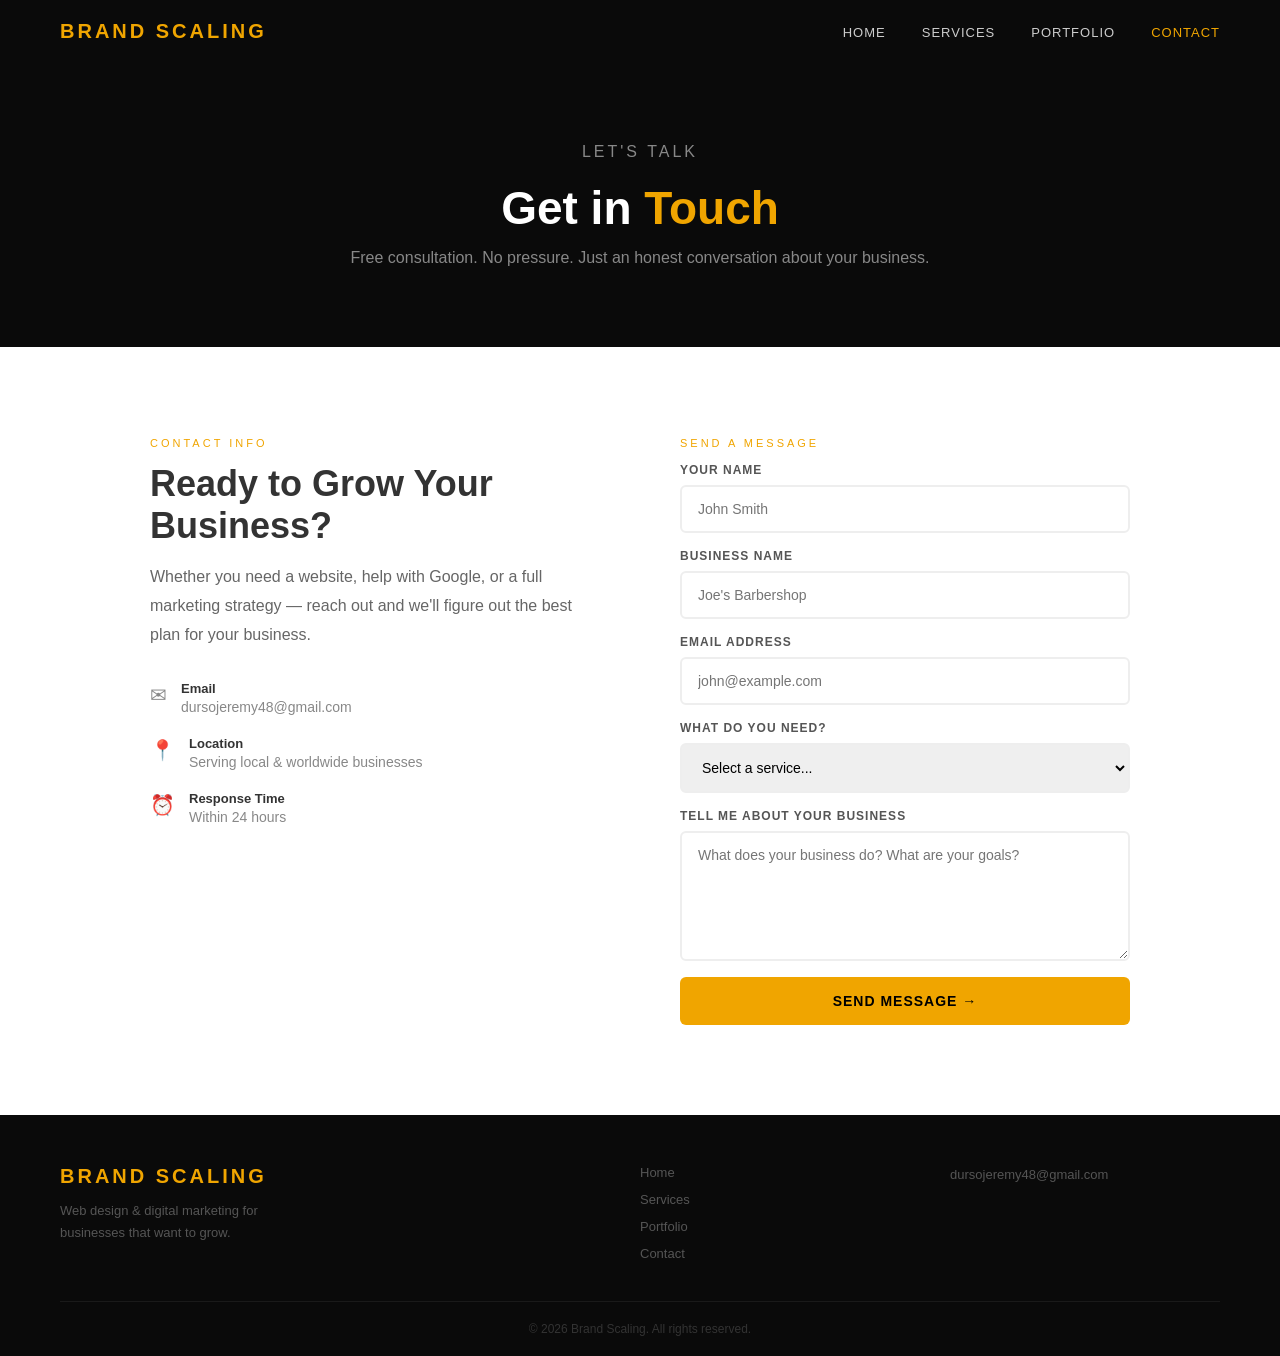
<file: contact.html>
<!DOCTYPE html>
<html lang="en">
<head>
  <meta charset="UTF-8">
  <meta name="viewport" content="width=device-width, initial-scale=1.0">
  <title>Contact | Brand Scaling</title>
  <link rel="stylesheet" href="style.css">
</head>
<body>
  <nav>
    <div class="nav-inner">
      <a href="index.html" class="logo">BRAND SCALING</a>
      <ul class="nav-links">
        <li><a href="index.html">Home</a></li>
        <li><a href="services.html">Services</a></li>
        <li><a href="portfolio.html">Portfolio</a></li>
        <li><a href="contact.html" class="active">Contact</a></li>
      </ul>
      <div class="hamburger" onclick="toggleMenu()">&#9776;</div>
    </div>
    <ul class="mobile-menu" id="mobile-menu">
      <li><a href="index.html" onclick="toggleMenu()">Home</a></li>
      <li><a href="services.html" onclick="toggleMenu()">Services</a></li>
      <li><a href="portfolio.html" onclick="toggleMenu()">Portfolio</a></li>
      <li><a href="contact.html" onclick="toggleMenu()">Contact</a></li>
    </ul>
  </nav>

  <div class="page-hero">
    <p class="hero-tag">Let's Talk</p>
    <h1>Get in <span class="gold">Touch</span></h1>
    <p>Free consultation. No pressure. Just an honest conversation about your business.</p>
  </div>

  <div class="contact-section">
    <div class="contact-info">
      <div class="section-label">Contact Info</div>
      <h2>Ready to Grow Your Business?</h2>
      <p>Whether you need a website, help with Google, or a full marketing strategy — reach out and we'll figure out the best plan for your business.</p>
      <div class="contact-detail">
        <span class="icon">&#9993;</span>
        <div>
          <strong>Email</strong>
          <a href="mailto:dursojeremy48@gmail.com">dursojeremy48@gmail.com</a>
        </div>
      </div>
      <div class="contact-detail">
        <span class="icon">&#128205;</span>
        <div>
          <strong>Location</strong>
          <span>Serving local & worldwide businesses</span>
        </div>
      </div>
      <div class="contact-detail">
        <span class="icon">&#9200;</span>
        <div>
          <strong>Response Time</strong>
          <span>Within 24 hours</span>
        </div>
      </div>
    </div>

    <div>
      <div class="section-label">Send a Message</div>
      <form id="contact-form" name="contact" method="POST" data-netlify="true">
        <label>Your Name</label>
        <input type="text" name="name" placeholder="John Smith" required>
        <label>Business Name</label>
        <input type="text" name="business" placeholder="Joe's Barbershop">
        <label>Email Address</label>
        <input type="email" name="email" placeholder="john@example.com" required>
        <label>What do you need?</label>
        <select name="service">
          <option value="">Select a service...</option>
          <option>Website Design — Starter ($400)</option>
          <option>Website Design — Standard ($700)</option>
          <option>Website Design — Premium ($1,200+)</option>
          <option>Monthly Marketing — Basic ($150/mo)</option>
          <option>Monthly Marketing — Growth ($300/mo)</option>
          <option>Monthly Marketing — Full Service ($600/mo)</option>
          <option>Google Business Profile Setup</option>
          <option>Not sure — just want to talk</option>
        </select>
        <label>Tell me about your business</label>
        <textarea name="message" placeholder="What does your business do? What are your goals?" required></textarea>
        <button type="submit">Send Message &rarr;</button>
      </form>
      <div class="form-success" id="form-success">
        &#10003; Message sent! I'll get back to you within 24 hours.
      </div>
    </div>
  </div>

  <footer>
    <div class="footer-inner">
      <div class="footer-brand">
        <span class="logo">BRAND SCALING</span>
        <p>Web design & digital marketing for businesses that want to grow.</p>
      </div>
      <div class="footer-links">
        <a href="index.html">Home</a>
        <a href="services.html">Services</a>
        <a href="portfolio.html">Portfolio</a>
        <a href="contact.html">Contact</a>
      </div>
      <div class="footer-contact">
        <a href="mailto:dursojeremy48@gmail.com">dursojeremy48@gmail.com</a>
      </div>
    </div>
    <div class="footer-bottom">&copy; 2026 Brand Scaling. All rights reserved.</div>
  </footer>

  <script>
    function toggleMenu() {
      document.getElementById('mobile-menu').classList.toggle('open');
    }
    document.getElementById('contact-form').addEventListener('submit', function(e) {
      document.getElementById('form-success').style.display = 'block';
    });
  </script>
</body>
</html>
</file>
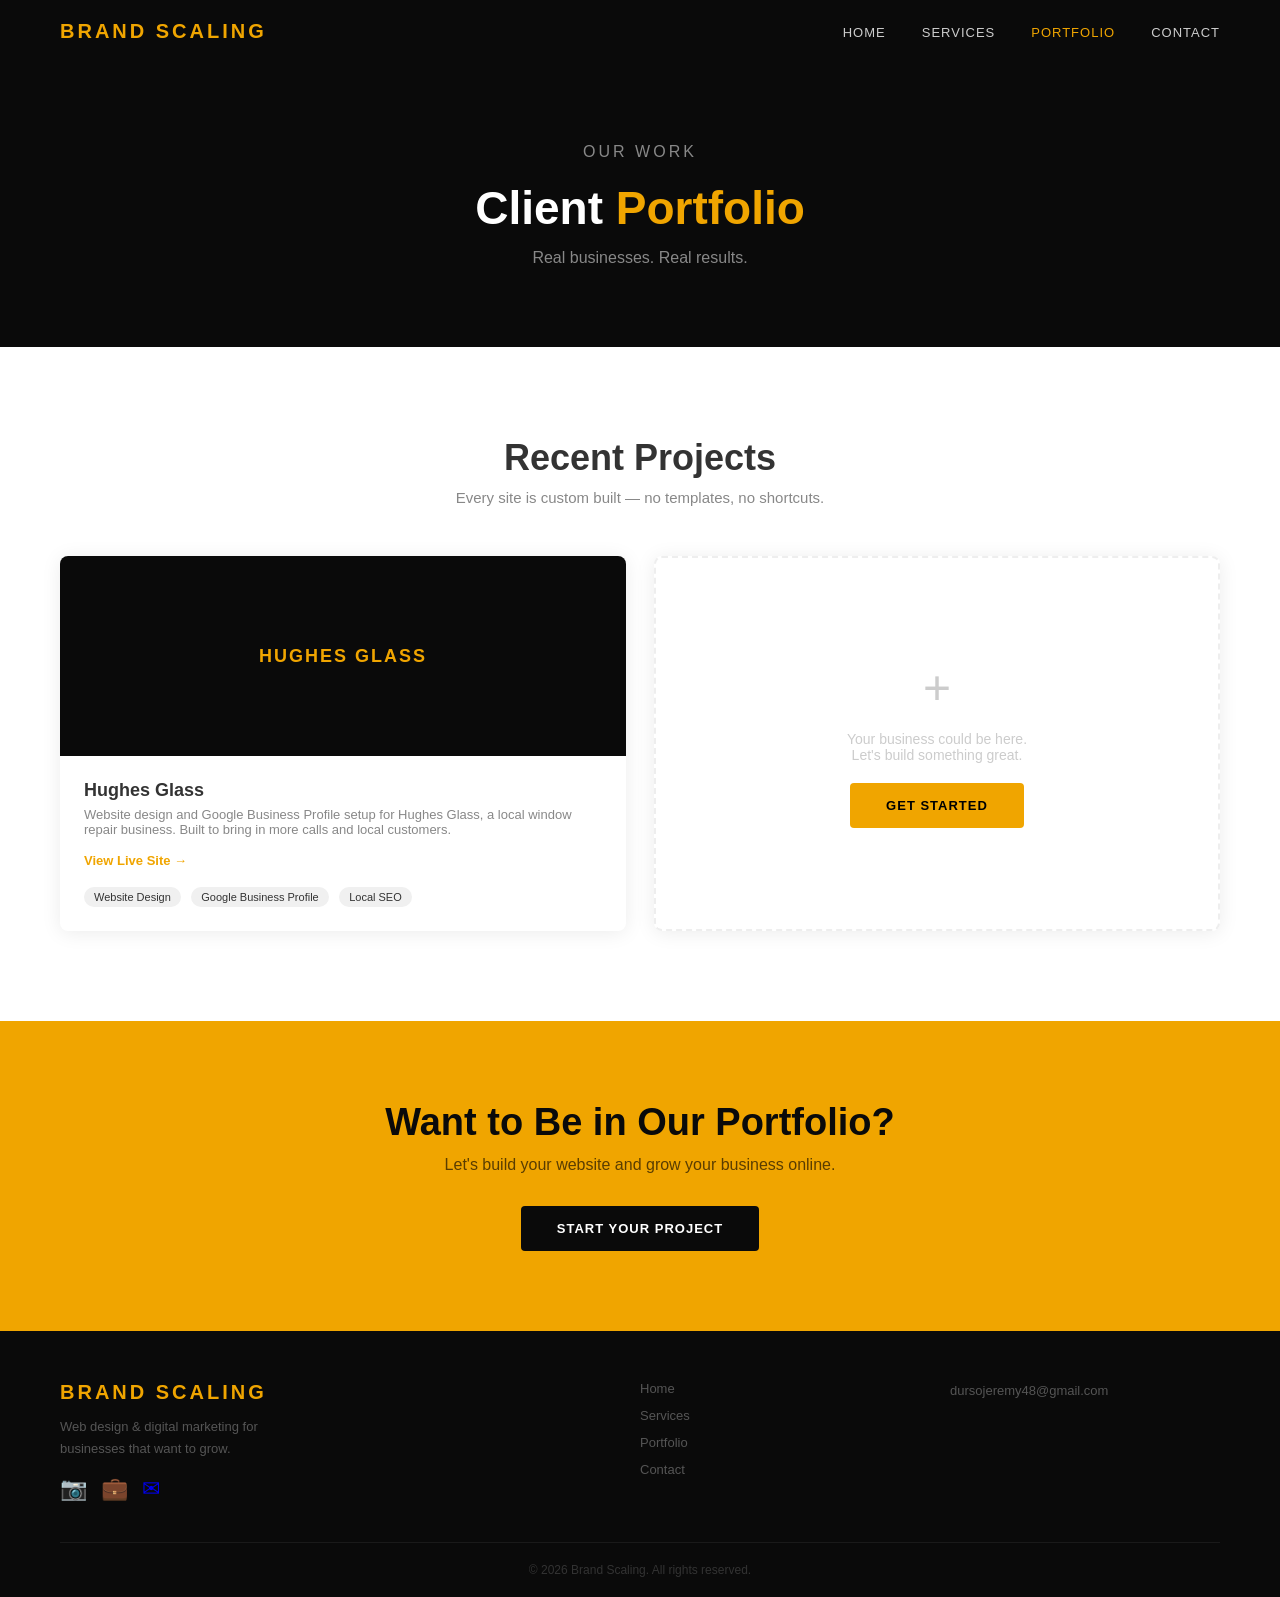
<file: portfolio.html>
<!DOCTYPE html>
<html lang="en">
<head>
  <meta charset="UTF-8">
  <meta name="viewport" content="width=device-width, initial-scale=1.0">
  <title>Portfolio | Brand Scaling</title>
  <link rel="stylesheet" href="style.css">
</head>
<body>
  <nav>
    <div class="nav-inner">
      <a href="index.html" class="logo">BRAND SCALING</a>
      <ul class="nav-links">
        <li><a href="index.html">Home</a></li>
        <li><a href="services.html">Services</a></li>
        <li><a href="portfolio.html" class="active">Portfolio</a></li>
        <li><a href="contact.html">Contact</a></li>
      </ul>
      <div class="hamburger" onclick="toggleMenu()">&#9776;</div>
    </div>
    <ul class="mobile-menu" id="mobile-menu">
      <li><a href="index.html" onclick="toggleMenu()">Home</a></li>
      <li><a href="services.html" onclick="toggleMenu()">Services</a></li>
      <li><a href="portfolio.html" onclick="toggleMenu()">Portfolio</a></li>
      <li><a href="contact.html" onclick="toggleMenu()">Contact</a></li>
    </ul>
  </nav>

  <div class="page-hero">
    <p class="hero-tag">Our Work</p>
    <h1>Client <span class="gold">Portfolio</span></h1>
    <p>Real businesses. Real results.</p>
  </div>

  <section class="portfolio-section">
    <h2>Recent Projects</h2>
    <p class="pricing-sub">Every site is custom built — no templates, no shortcuts.</p>
    <div class="portfolio-grid">

      <div class="portfolio-item">
        <div class="portfolio-thumb" style="background:#0a0a0a;color:#f0a500;font-size:18px;font-weight:bold;letter-spacing:2px;">HUGHES GLASS</div>
        <div class="portfolio-info">
          <h3>Hughes Glass</h3>
          <p>Website design and Google Business Profile setup for Hughes Glass, a local window repair business. Built to bring in more calls and local customers.</p>
          <a href="https://www.hugheswindowrepair.com" target="_blank" style="color:#f0a500;font-size:13px;font-weight:bold;text-decoration:none;">View Live Site &rarr;</a>
          <br><br>
          <span class="portfolio-tag">Website Design</span>
          <span class="portfolio-tag" style="margin-left:6px;">Google Business Profile</span>
          <span class="portfolio-tag" style="margin-left:6px;">Local SEO</span>
        </div>
      </div>

      <div class="portfolio-item" style="border:2px dashed #eee;border-radius:8px;display:flex;align-items:center;justify-content:center;min-height:300px;">
        <div style="text-align:center;padding:40px;color:#ccc;">
          <div style="font-size:48px;margin-bottom:16px;">+</div>
          <p style="font-size:14px;">Your business could be here.<br>Let's build something great.</p>
          <a href="contact.html" class="btn-primary" style="display:inline-block;margin-top:20px;">Get Started</a>
        </div>
      </div>

    </div>
  </section>

  <section class="cta-banner">
    <h2>Want to Be in Our Portfolio?</h2>
    <p>Let's build your website and grow your business online.</p>
    <a href="contact.html" class="btn-primary">Start Your Project</a>
  </section>

  <footer>
    <div class="footer-inner">
      <div class="footer-brand">
        <span class="logo">BRAND SCALING</span>
        <p>Web design & digital marketing for businesses that want to grow.</p>
        <div class="social-links">
          <a href="https://www.instagram.com/jrsbrand_scaling" target="_blank" title="Instagram">&#128247;</a>
          <a href="#" title="LinkedIn">&#128188;</a>
          <a href="mailto:dursojeremy48@gmail.com" title="Email">&#9993;</a>
        </div>
      </div>
      <div class="footer-links">
        <a href="index.html">Home</a>
        <a href="services.html">Services</a>
        <a href="portfolio.html">Portfolio</a>
        <a href="contact.html">Contact</a>
      </div>
      <div class="footer-contact">
        <a href="mailto:dursojeremy48@gmail.com">dursojeremy48@gmail.com</a>
      </div>
    </div>
    <div class="footer-bottom">&copy; 2026 Brand Scaling. All rights reserved.</div>
  </footer>

  <script>
    function toggleMenu() {
      document.getElementById('mobile-menu').classList.toggle('open');
    }
  </script>
</body>
</html>
</file>
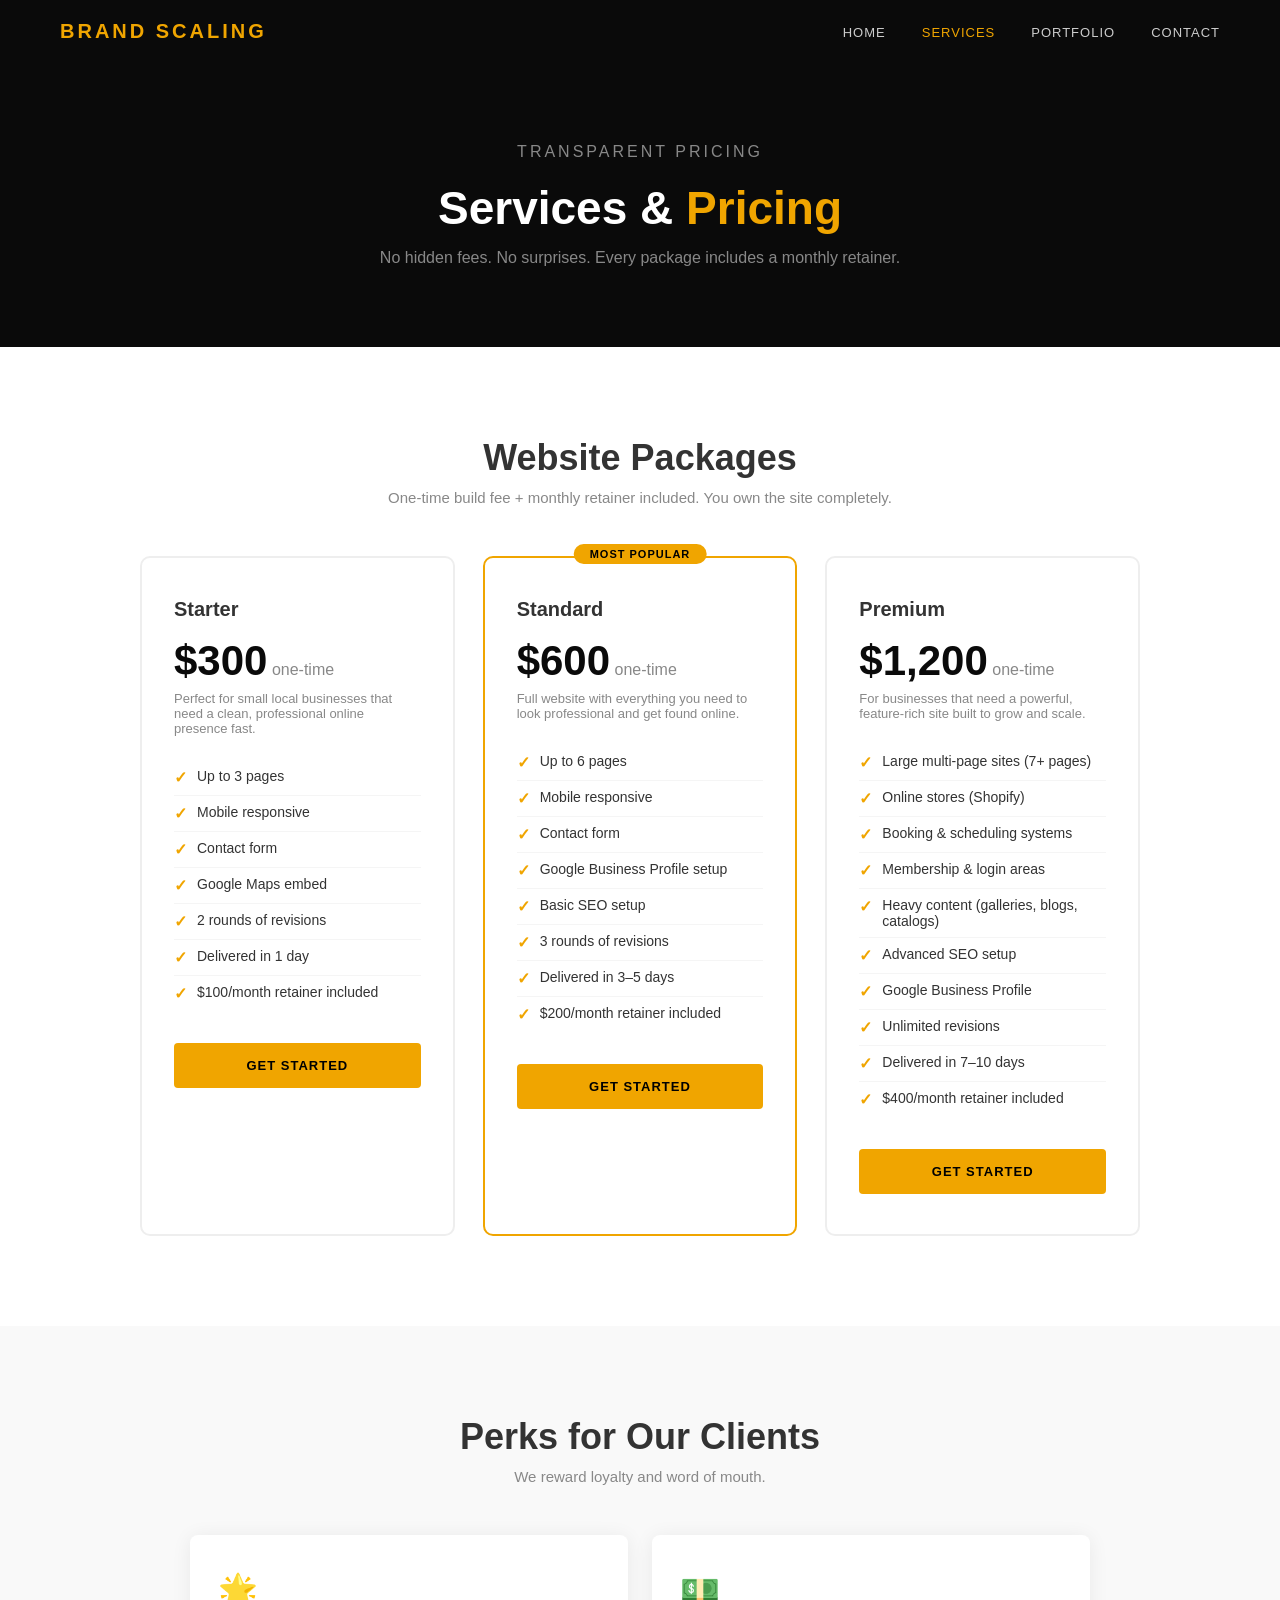
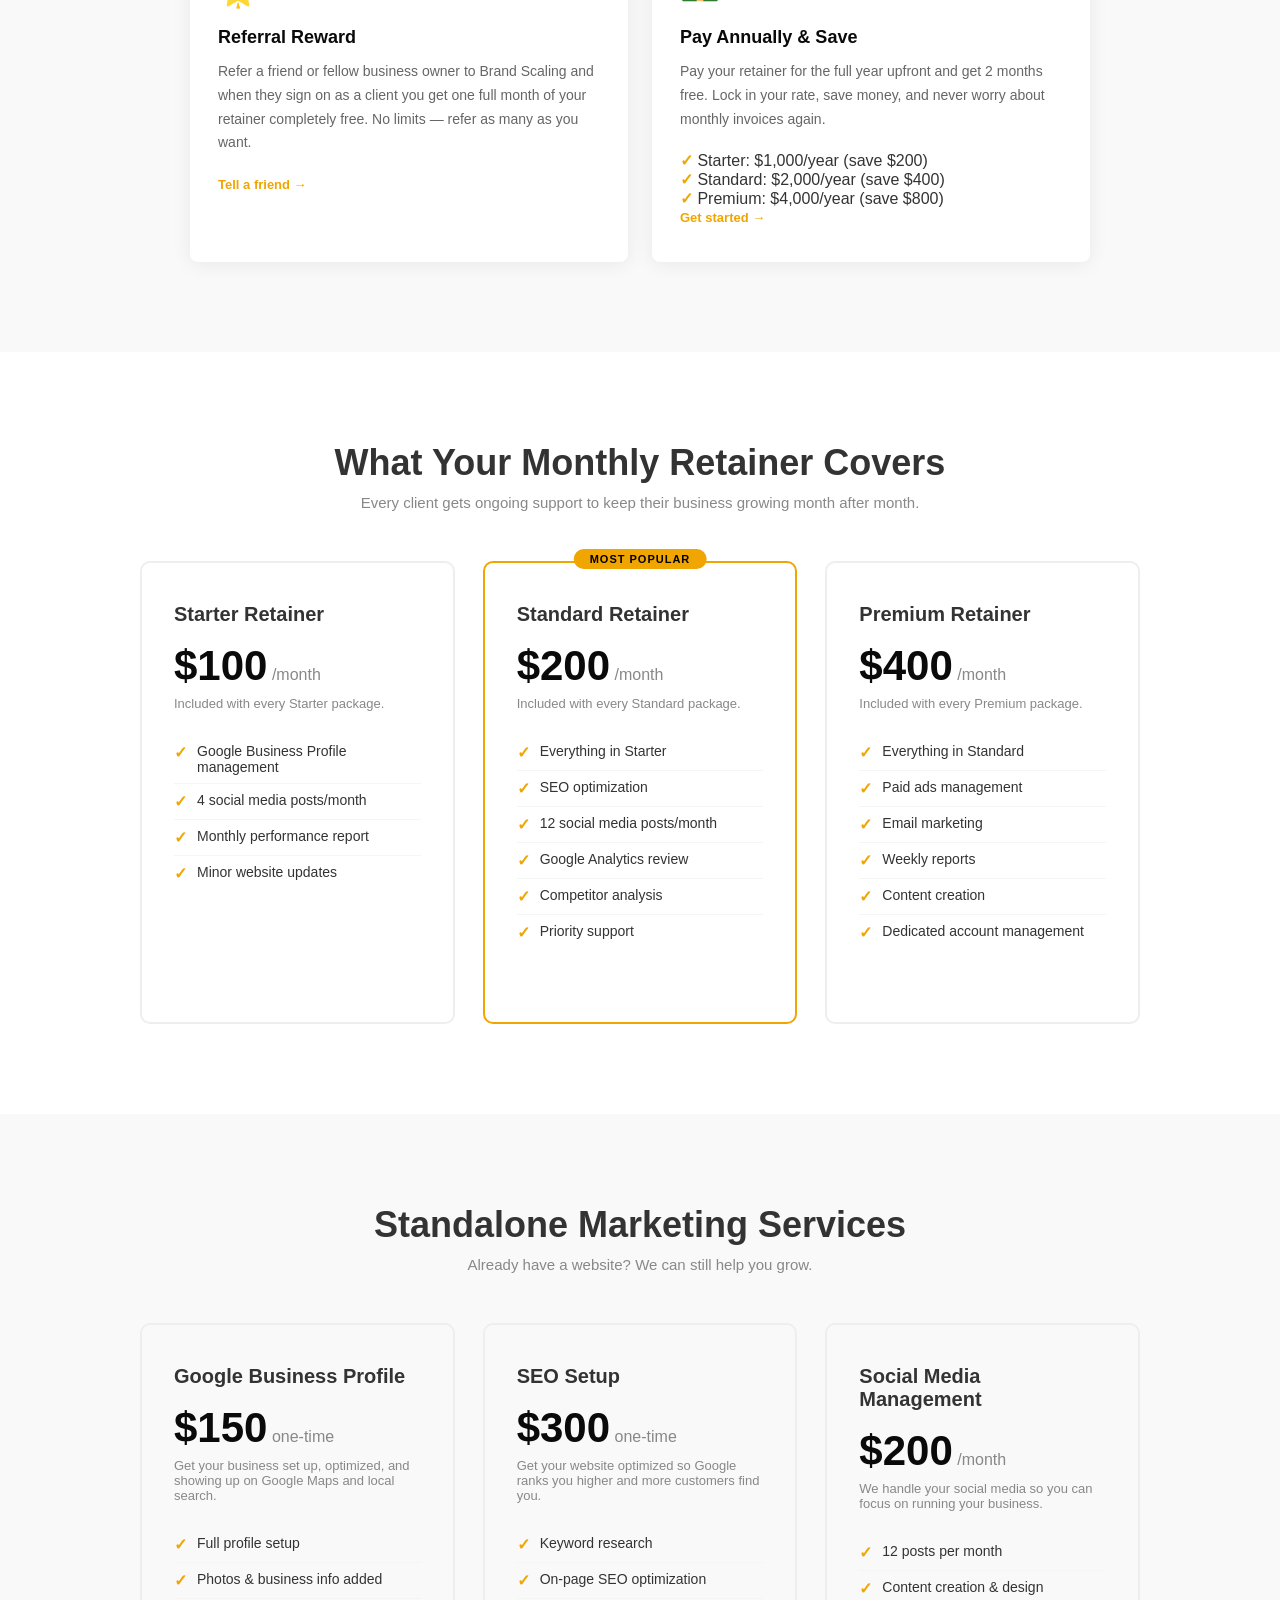
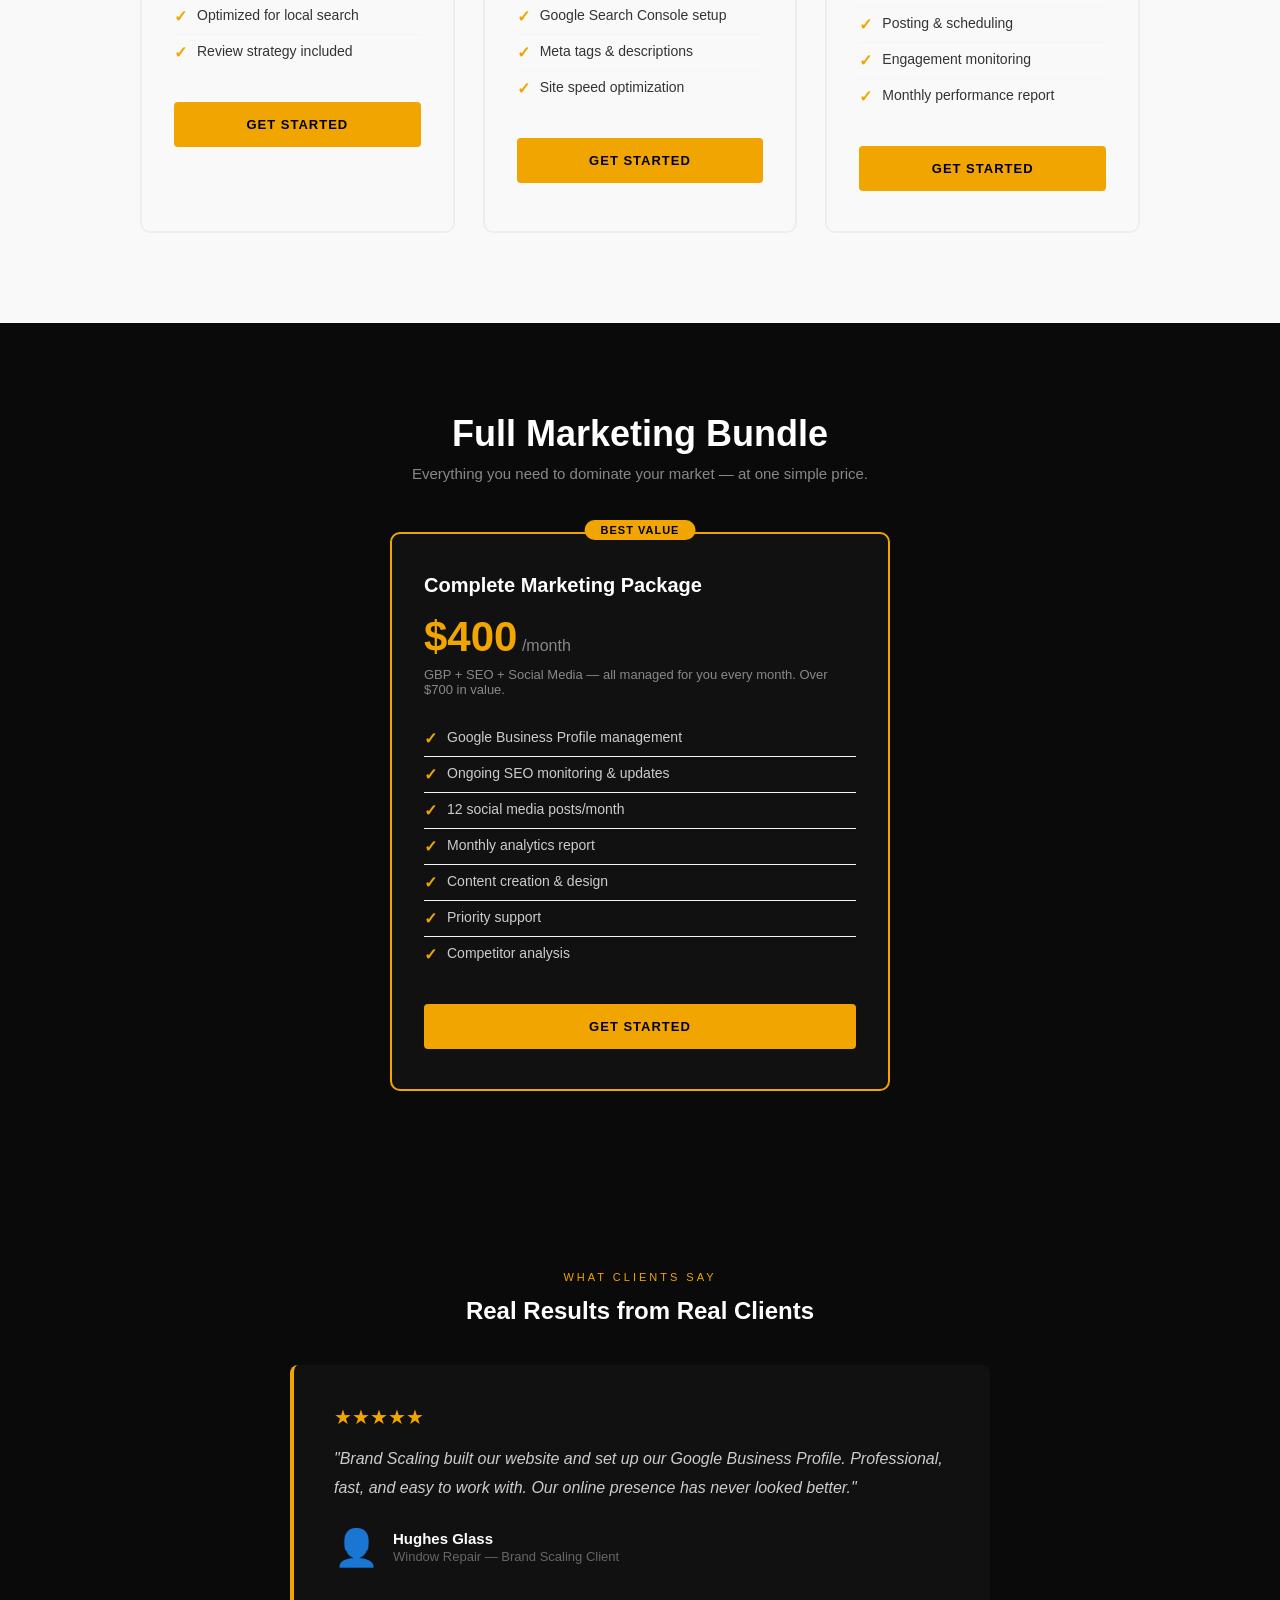
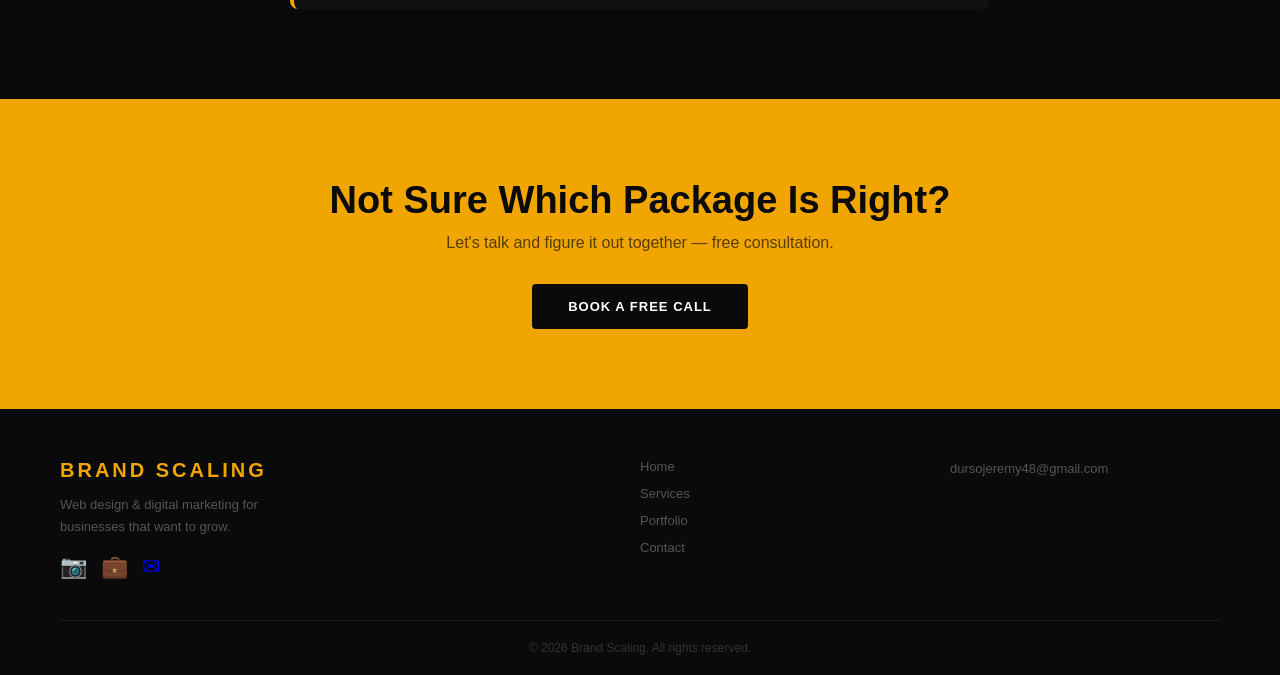
<file: services.html>
<!DOCTYPE html>
<html lang="en">
<head>
  <meta charset="UTF-8">
  <meta name="viewport" content="width=device-width, initial-scale=1.0">
  <title>Services & Pricing | Brand Scaling</title>
  <link rel="stylesheet" href="style.css">
</head>
<body>
  <nav>
    <div class="nav-inner">
      <a href="index.html" class="logo">BRAND SCALING</a>
      <ul class="nav-links">
        <li><a href="index.html">Home</a></li>
        <li><a href="services.html" class="active">Services</a></li>
        <li><a href="portfolio.html">Portfolio</a></li>
        <li><a href="contact.html">Contact</a></li>
      </ul>
      <div class="hamburger" onclick="toggleMenu()">&#9776;</div>
    </div>
    <ul class="mobile-menu" id="mobile-menu">
      <li><a href="index.html" onclick="toggleMenu()">Home</a></li>
      <li><a href="services.html" onclick="toggleMenu()">Services</a></li>
      <li><a href="portfolio.html" onclick="toggleMenu()">Portfolio</a></li>
      <li><a href="contact.html" onclick="toggleMenu()">Contact</a></li>
    </ul>
  </nav>

  <div class="page-hero">
    <p class="hero-tag">Transparent Pricing</p>
    <h1>Services & <span class="gold">Pricing</span></h1>
    <p>No hidden fees. No surprises. Every package includes a monthly retainer.</p>
  </div>

  <!-- WEBSITE PACKAGES -->
  <section class="pricing-section">
    <h2>Website Packages</h2>
    <p class="pricing-sub">One-time build fee + monthly retainer included. You own the site completely.</p>
    <div class="pricing-grid">
      <div class="pricing-card">
        <h3>Starter</h3>
        <div class="price">$300<span> one-time</span></div>
        <p class="desc">Perfect for small local businesses that need a clean, professional online presence fast.</p>
        <ul>
          <li><span class="check">&#10003;</span> Up to 3 pages</li>
          <li><span class="check">&#10003;</span> Mobile responsive</li>
          <li><span class="check">&#10003;</span> Contact form</li>
          <li><span class="check">&#10003;</span> Google Maps embed</li>
          <li><span class="check">&#10003;</span> 2 rounds of revisions</li>
          <li><span class="check">&#10003;</span> Delivered in 1 day</li>
          <li><span class="check">&#10003;</span> $100/month retainer included</li>
        </ul>
        <a href="contact.html" class="btn-primary" style="display:block;text-align:center;">Get Started</a>
      </div>
      <div class="pricing-card featured">
        <div class="tag">Most Popular</div>
        <h3>Standard</h3>
        <div class="price">$600<span> one-time</span></div>
        <p class="desc">Full website with everything you need to look professional and get found online.</p>
        <ul>
          <li><span class="check">&#10003;</span> Up to 6 pages</li>
          <li><span class="check">&#10003;</span> Mobile responsive</li>
          <li><span class="check">&#10003;</span> Contact form</li>
          <li><span class="check">&#10003;</span> Google Business Profile setup</li>
          <li><span class="check">&#10003;</span> Basic SEO setup</li>
          <li><span class="check">&#10003;</span> 3 rounds of revisions</li>
          <li><span class="check">&#10003;</span> Delivered in 3–5 days</li>
          <li><span class="check">&#10003;</span> $200/month retainer included</li>
        </ul>
        <a href="contact.html" class="btn-primary" style="display:block;text-align:center;">Get Started</a>
      </div>
      <div class="pricing-card">
        <h3>Premium</h3>
        <div class="price">$1,200<span> one-time</span></div>
        <p class="desc">For businesses that need a powerful, feature-rich site built to grow and scale.</p>
        <ul>
          <li><span class="check">&#10003;</span> Large multi-page sites (7+ pages)</li>
          <li><span class="check">&#10003;</span> Online stores (Shopify)</li>
          <li><span class="check">&#10003;</span> Booking & scheduling systems</li>
          <li><span class="check">&#10003;</span> Membership & login areas</li>
          <li><span class="check">&#10003;</span> Heavy content (galleries, blogs, catalogs)</li>
          <li><span class="check">&#10003;</span> Advanced SEO setup</li>
          <li><span class="check">&#10003;</span> Google Business Profile</li>
          <li><span class="check">&#10003;</span> Unlimited revisions</li>
          <li><span class="check">&#10003;</span> Delivered in 7–10 days</li>
          <li><span class="check">&#10003;</span> $400/month retainer included</li>
        </ul>
        <a href="contact.html" class="btn-primary" style="display:block;text-align:center;">Get Started</a>
      </div>
    </div>
  </section>

  <!-- PERKS -->
  <section class="pricing-section" style="background:#f9f9f9;">
    <h2>Perks for Our Clients</h2>
    <p class="pricing-sub">We reward loyalty and word of mouth.</p>
    <div class="cards" style="max-width:900px;margin:0 auto;">
      <div class="card">
        <div class="card-icon">&#127775;</div>
        <h3>Referral Reward</h3>
        <p>Refer a friend or fellow business owner to Brand Scaling and when they sign on as a client you get one full month of your retainer completely free. No limits — refer as many as you want.</p>
        <a href="contact.html" class="card-link">Tell a friend &rarr;</a>
      </div>
      <div class="card">
        <div class="card-icon">&#128181;</div>
        <h3>Pay Annually & Save</h3>
        <p>Pay your retainer for the full year upfront and get 2 months free. Lock in your rate, save money, and never worry about monthly invoices again.</p>
        <ul style="list-style:none;margin-top:16px;">
          <li><span class="check">&#10003;</span> Starter: $1,000/year (save $200)</li>
          <li><span class="check">&#10003;</span> Standard: $2,000/year (save $400)</li>
          <li><span class="check">&#10003;</span> Premium: $4,000/year (save $800)</li>
        </ul>
        <a href="contact.html" class="card-link">Get started &rarr;</a>
      </div>
    </div>
  </section>

  <!-- RETAINER BREAKDOWN -->
  <section class="pricing-section">
    <h2>What Your Monthly Retainer Covers</h2>
    <p class="pricing-sub">Every client gets ongoing support to keep their business growing month after month.</p>
    <div class="pricing-grid">
      <div class="pricing-card">
        <h3>Starter Retainer</h3>
        <div class="price">$100<span> /month</span></div>
        <p class="desc">Included with every Starter package.</p>
        <ul>
          <li><span class="check">&#10003;</span> Google Business Profile management</li>
          <li><span class="check">&#10003;</span> 4 social media posts/month</li>
          <li><span class="check">&#10003;</span> Monthly performance report</li>
          <li><span class="check">&#10003;</span> Minor website updates</li>
        </ul>
      </div>
      <div class="pricing-card featured">
        <div class="tag">Most Popular</div>
        <h3>Standard Retainer</h3>
        <div class="price">$200<span> /month</span></div>
        <p class="desc">Included with every Standard package.</p>
        <ul>
          <li><span class="check">&#10003;</span> Everything in Starter</li>
          <li><span class="check">&#10003;</span> SEO optimization</li>
          <li><span class="check">&#10003;</span> 12 social media posts/month</li>
          <li><span class="check">&#10003;</span> Google Analytics review</li>
          <li><span class="check">&#10003;</span> Competitor analysis</li>
          <li><span class="check">&#10003;</span> Priority support</li>
        </ul>
      </div>
      <div class="pricing-card">
        <h3>Premium Retainer</h3>
        <div class="price">$400<span> /month</span></div>
        <p class="desc">Included with every Premium package.</p>
        <ul>
          <li><span class="check">&#10003;</span> Everything in Standard</li>
          <li><span class="check">&#10003;</span> Paid ads management</li>
          <li><span class="check">&#10003;</span> Email marketing</li>
          <li><span class="check">&#10003;</span> Weekly reports</li>
          <li><span class="check">&#10003;</span> Content creation</li>
          <li><span class="check">&#10003;</span> Dedicated account management</li>
        </ul>
      </div>
    </div>
  </section>

  <!-- STANDALONE MARKETING -->
  <section class="pricing-section" style="background:#f9f9f9;">
    <h2>Standalone Marketing Services</h2>
    <p class="pricing-sub">Already have a website? We can still help you grow.</p>
    <div class="pricing-grid">
      <div class="pricing-card">
        <h3>Google Business Profile</h3>
        <div class="price">$150<span> one-time</span></div>
        <p class="desc">Get your business set up, optimized, and showing up on Google Maps and local search.</p>
        <ul>
          <li><span class="check">&#10003;</span> Full profile setup</li>
          <li><span class="check">&#10003;</span> Photos & business info added</li>
          <li><span class="check">&#10003;</span> Optimized for local search</li>
          <li><span class="check">&#10003;</span> Review strategy included</li>
        </ul>
        <a href="contact.html" class="btn-primary" style="display:block;text-align:center;">Get Started</a>
      </div>
      <div class="pricing-card">
        <h3>SEO Setup</h3>
        <div class="price">$300<span> one-time</span></div>
        <p class="desc">Get your website optimized so Google ranks you higher and more customers find you.</p>
        <ul>
          <li><span class="check">&#10003;</span> Keyword research</li>
          <li><span class="check">&#10003;</span> On-page SEO optimization</li>
          <li><span class="check">&#10003;</span> Google Search Console setup</li>
          <li><span class="check">&#10003;</span> Meta tags & descriptions</li>
          <li><span class="check">&#10003;</span> Site speed optimization</li>
        </ul>
        <a href="contact.html" class="btn-primary" style="display:block;text-align:center;">Get Started</a>
      </div>
      <div class="pricing-card">
        <h3>Social Media Management</h3>
        <div class="price">$200<span> /month</span></div>
        <p class="desc">We handle your social media so you can focus on running your business.</p>
        <ul>
          <li><span class="check">&#10003;</span> 12 posts per month</li>
          <li><span class="check">&#10003;</span> Content creation & design</li>
          <li><span class="check">&#10003;</span> Posting & scheduling</li>
          <li><span class="check">&#10003;</span> Engagement monitoring</li>
          <li><span class="check">&#10003;</span> Monthly performance report</li>
        </ul>
        <a href="contact.html" class="btn-primary" style="display:block;text-align:center;">Get Started</a>
      </div>
    </div>
  </section>

  <!-- FULL BUNDLE -->
  <section class="pricing-section" style="background:#0a0a0a;">
    <h2 style="color:#fff;">Full Marketing Bundle</h2>
    <p class="pricing-sub" style="color:#888;">Everything you need to dominate your market — at one simple price.</p>
    <div style="max-width:500px;margin:0 auto;">
      <div class="pricing-card featured" style="background:#111;border-color:#f0a500;">
        <div class="tag">Best Value</div>
        <h3 style="color:#fff;">Complete Marketing Package</h3>
        <div class="price" style="color:#f0a500;">$400<span style="color:#888;"> /month</span></div>
        <p class="desc" style="color:#888;">GBP + SEO + Social Media — all managed for you every month. Over $700 in value.</p>
        <ul>
          <li><span class="check">&#10003;</span> <span style="color:#ccc;">Google Business Profile management</span></li>
          <li><span class="check">&#10003;</span> <span style="color:#ccc;">Ongoing SEO monitoring & updates</span></li>
          <li><span class="check">&#10003;</span> <span style="color:#ccc;">12 social media posts/month</span></li>
          <li><span class="check">&#10003;</span> <span style="color:#ccc;">Monthly analytics report</span></li>
          <li><span class="check">&#10003;</span> <span style="color:#ccc;">Content creation & design</span></li>
          <li><span class="check">&#10003;</span> <span style="color:#ccc;">Priority support</span></li>
          <li><span class="check">&#10003;</span> <span style="color:#ccc;">Competitor analysis</span></li>
        </ul>
        <a href="contact.html" class="btn-primary" style="display:block;text-align:center;">Get Started</a>
      </div>
    </div>
  </section>

  <!-- TESTIMONIAL -->
  <section class="testimonial">
    <div class="testimonial-inner">
      <div class="section-label" style="text-align:center;">What Clients Say</div>
      <h2 style="text-align:center;color:#fff;margin-bottom:40px;">Real Results from Real Clients</h2>
      <div class="testimonial-card">
        <div class="stars">&#9733;&#9733;&#9733;&#9733;&#9733;</div>
        <p class="testimonial-text">"Brand Scaling built our website and set up our Google Business Profile. Professional, fast, and easy to work with. Our online presence has never looked better."</p>
        <div class="testimonial-author">
          <div class="testimonial-avatar">&#128100;</div>
          <div>
            <strong>Hughes Glass</strong>
            <span>Window Repair — Brand Scaling Client</span>
          </div>
        </div>
      </div>
    </div>
  </section>

  <!-- CTA -->
  <section class="cta-banner">
    <h2>Not Sure Which Package Is Right?</h2>
    <p>Let's talk and figure it out together — free consultation.</p>
    <a href="contact.html" class="btn-primary">Book a Free Call</a>
  </section>

  <footer>
    <div class="footer-inner">
      <div class="footer-brand">
        <span class="logo">BRAND SCALING</span>
        <p>Web design & digital marketing for businesses that want to grow.</p>
        <div class="social-links">
          <a href="https://www.instagram.com/jrsbrand_scaling" target="_blank" title="Instagram">&#128247;</a>
          <a href="#" title="LinkedIn">&#128188;</a>
          <a href="mailto:dursojeremy48@gmail.com" title="Email">&#9993;</a>
        </div>
      </div>
      <div class="footer-links">
        <a href="index.html">Home</a>
        <a href="services.html">Services</a>
        <a href="portfolio.html">Portfolio</a>
        <a href="contact.html">Contact</a>
      </div>
      <div class="footer-contact">
        <a href="mailto:dursojeremy48@gmail.com">dursojeremy48@gmail.com</a>
      </div>
    </div>
    <div class="footer-bottom">&copy; 2026 Brand Scaling. All rights reserved.</div>
  </footer>

  <script>
    function toggleMenu() {
      document.getElementById('mobile-menu').classList.toggle('open');
    }
  </script>
</body>
</html>
</file>
<file: style.css>
* { margin: 0; padding: 0; box-sizing: border-box; }
body { font-family: Arial, sans-serif; color: #333; background: #fff; }

nav { background: #0a0a0a; position: sticky; top: 0; z-index: 100; }
.nav-inner { display: flex; justify-content: space-between; align-items: center; padding: 20px 60px; }
.logo { color: #f0a500; font-size: 20px; font-weight: bold; letter-spacing: 3px; text-decoration: none; }
.nav-links { list-style: none; display: flex; gap: 36px; }
.nav-links a { color: #ccc; text-decoration: none; font-size: 13px; text-transform: uppercase; letter-spacing: 1px; transition: color 0.2s; }
.nav-links a:hover, .nav-links a.active { color: #f0a500; }
.hamburger { display: none; color: #fff; font-size: 24px; cursor: pointer; }
.mobile-menu { display: none; list-style: none; background: #111; padding: 10px 0; }
.mobile-menu.open { display: block; }
.mobile-menu li a { display: block; padding: 14px 30px; color: #ccc; text-decoration: none; font-size: 14px; border-bottom: 1px solid #222; }
.mobile-menu li a:hover { color: #f0a500; }

.hero { background: #0a0a0a; color: #fff; padding: 110px 60px 80px; }
.hero-tag { font-size: 12px; text-transform: uppercase; letter-spacing: 3px; color: #f0a500; margin-bottom: 20px; }
.hero h1 { font-size: 58px; line-height: 1.1; margin-bottom: 24px; font-weight: 900; }
.gold { color: #f0a500; }
.hero-sub { font-size: 17px; color: #aaa; max-width: 560px; line-height: 1.7; margin-bottom: 40px; }
.hero-btns { display: flex; gap: 16px; flex-wrap: wrap; }
.btn-primary { background: #f0a500; color: #000; padding: 15px 36px; text-decoration: none; font-weight: bold; border-radius: 4px; font-size: 13px; text-transform: uppercase; letter-spacing: 1px; transition: background 0.2s; display: inline-block; }
.btn-primary:hover { background: #d4920a; }
.btn-outline { border: 2px solid #f0a500; color: #f0a500; padding: 14px 36px; text-decoration: none; font-weight: bold; border-radius: 4px; font-size: 13px; text-transform: uppercase; letter-spacing: 1px; transition: all 0.2s; display: inline-block; }
.btn-outline:hover { background: #f0a500; color: #000; }
.hero-stats { display: flex; align-items: center; gap: 40px; margin-top: 60px; padding-top: 40px; border-top: 1px solid #222; flex-wrap: wrap; }
.stat { display: flex; flex-direction: column; }
.stat-num { font-size: 32px; font-weight: 900; color: #f0a500; }
.stat-label { font-size: 12px; color: #666; text-transform: uppercase; letter-spacing: 1px; margin-top: 4px; }
.stat-divider { width: 1px; height: 40px; background: #333; }

.stats-bar { background: #f0a500; padding: 30px 60px; }
.stats-bar-inner { display: flex; justify-content: center; align-items: center; gap: 60px; flex-wrap: wrap; }
.stats-bar-item { display: flex; flex-direction: column; align-items: center; }
.stats-bar-num { font-size: 36px; font-weight: 900; color: #000; }
.stats-bar-label { font-size: 12px; text-transform: uppercase; letter-spacing: 1px; color: #5a3d00; margin-top: 4px; }
.stats-bar-divider { width: 1px; height: 50px; background: rgba(0,0,0,0.2); }

.section-label { font-size: 11px; text-transform: uppercase; letter-spacing: 3px; color: #f0a500; margin-bottom: 14px; }
.section-sub { color: #666; font-size: 16px; max-width: 500px; line-height: 1.7; margin: 14px auto 50px; }

.services-preview { padding: 90px 60px; text-align: center; background: #f9f9f9; }
.services-preview h2 { font-size: 38px; color: #0a0a0a; }
.cards { display: grid; grid-template-columns: repeat(auto-fit, minmax(240px, 1fr)); gap: 24px; }
.card { background: #fff; border-radius: 8px; padding: 36px 28px; text-align: left; box-shadow: 0 2px 20px rgba(0,0,0,0.07); transition: transform 0.2s, box-shadow 0.2s; }
.card:hover { transform: translateY(-4px); box-shadow: 0 8px 30px rgba(0,0,0,0.12); }
.card-icon { font-size: 32px; margin-bottom: 18px; }
.card h3 { font-size: 18px; margin-bottom: 12px; color: #0a0a0a; }
.card p { font-size: 14px; color: #666; line-height: 1.7; margin-bottom: 20px; }
.card-link { color: #f0a500; text-decoration: none; font-size: 13px; font-weight: bold; }

.about { padding: 90px 60px; background: #f9f9f9; }
.about-inner { display: grid; grid-template-columns: 1fr 1fr; gap: 60px; align-items: center; max-width: 1100px; margin: 0 auto; }
.about-text h2 { font-size: 38px; margin: 14px 0 20px; }
.about-text p { color: #666; line-height: 1.8; font-size: 15px; }
.about-card-inner { background: #0a0a0a; border-radius: 8px; padding: 36px; }
.about-icon { font-size: 40px; margin-bottom: 16px; }
.about-card-inner h3 { color: #fff; font-size: 18px; }

.testimonial { background: #0a0a0a; padding: 90px 60px; }
.testimonial-inner { max-width: 700px; margin: 0 auto; }
.testimonial-inner .section-label { color: #f0a500; }
.testimonial-card { background: #111; border-radius: 8px; padding: 40px; border-left: 4px solid #f0a500; }
.stars { color: #f0a500; font-size: 20px; margin-bottom: 16px; }
.testimonial-text { color: #ccc; font-size: 16px; line-height: 1.8; margin-bottom: 24px; font-style: italic; }
.testimonial-author { display: flex; align-items: center; gap: 14px; }
.testimonial-avatar { font-size: 36px; }
.testimonial-author strong { display: block; color: #fff; font-size: 15px; }
.testimonial-author span { color: #666; font-size: 13px; }

.why-us { display: grid; grid-template-columns: 1fr 1fr; gap: 80px; padding: 90px 60px; align-items: center; }
.why-text h2 { font-size: 38px; margin: 14px 0 20px; color: #0a0a0a; }
.why-text p { color: #666; line-height: 1.8; margin-bottom: 28px; }
.why-list { list-style: none; margin-bottom: 36px; }
.why-list li { padding: 8px 0; font-size: 15px; display: flex; align-items: center; gap: 12px; border-bottom: 1px solid #f0f0f0; }
.check { color: #f0a500; font-weight: bold; font-size: 16px; }
.why-box { background: #0a0a0a; border-radius: 8px; padding: 36px; }
.why-box-item { display: flex; gap: 20px; margin-bottom: 30px; align-items: flex-start; }
.why-box-item:last-child { margin-bottom: 0; }
.why-num { font-size: 28px; font-weight: 900; flex-shrink: 0; }
.why-box-item strong { display: block; color: #fff; font-size: 16px; margin-bottom: 6px; }
.why-box-item p { color: #888; font-size: 13px; line-height: 1.6; }

.faq { padding: 90px 60px; background: #fff; }
.faq-inner { max-width: 700px; margin: 0 auto; }
.faq-list { margin-top: 0; }
.faq-item { border-bottom: 1px solid #eee; }
.faq-question { width: 100%; background: none; border: none; padding: 20px 0; font-size: 15px; font-weight: bold; color: #0a0a0a; cursor: pointer; display: flex; justify-content: space-between; align-items: center; font-family: Arial; text-align: left; }
.faq-question span { font-size: 22px; color: #f0a500; flex-shrink: 0; margin-left: 16px; }
.faq-answer { display: none; padding: 0 0 20px; color: #666; font-size: 14px; line-height: 1.8; }

.cta-banner { background: #f0a500; padding: 80px 60px; text-align: center; }
.cta-banner h2 { font-size: 38px; color: #0a0a0a; margin-bottom: 12px; }
.cta-banner p { font-size: 16px; color: #5a3d00; margin-bottom: 32px; }
.cta-banner .btn-primary { background: #0a0a0a; color: #fff; }
.cta-banner .btn-primary:hover { background: #222; }

footer { background: #0a0a0a; color: #666; padding: 50px 60px 0; }
.footer-inner { display: grid; grid-template-columns: 2fr 1fr 1fr; gap: 40px; padding-bottom: 40px; border-bottom: 1px solid #1a1a1a; }
.footer-brand p { color: #555; font-size: 13px; line-height: 1.7; margin-top: 12px; max-width: 260px; }
.footer-links { display: flex; flex-direction: column; gap: 12px; }
.footer-links a { color: #555; text-decoration: none; font-size: 13px; }
.footer-links a:hover { color: #f0a500; }
.footer-contact a { color: #555; text-decoration: none; font-size: 13px; }
.footer-bottom { text-align: center; padding: 20px; font-size: 12px; color: #333; }

.social-links { display: flex; gap: 14px; margin-top: 16px; }
.social-links a { font-size: 22px; text-decoration: none; transition: transform 0.2s; display: inline-block; }
.social-links a:hover { transform: scale(1.2); }

.page-hero { background: #0a0a0a; color: #fff; padding: 80px 60px; text-align: center; }
.page-hero h1 { font-size: 46px; margin-bottom: 14px; }
.page-hero p { color: #888; font-size: 16px; }

.pricing-section { padding: 90px 60px; }
.pricing-section h2 { font-size: 36px; text-align: center; margin-bottom: 10px; }
.pricing-sub { text-align: center; color: #888; margin-bottom: 50px; font-size: 15px; }
.pricing-grid { display: grid; grid-template-columns: repeat(auto-fit, minmax(280px, 1fr)); gap: 28px; max-width: 1000px; margin: 0 auto; }
.pricing-card { border: 2px solid #eee; border-radius: 10px; padding: 40px 32px; position: relative; }
.pricing-card.featured { border-color: #f0a500; }
.pricing-card .tag { position: absolute; top: -14px; left: 50%; transform: translateX(-50%); background: #f0a500; color: #000; font-size: 11px; font-weight: bold; padding: 4px 16px; border-radius: 20px; text-transform: uppercase; letter-spacing: 1px; white-space: nowrap; }
.pricing-card h3 { font-size: 20px; margin-bottom: 8px; }
.pricing-card .price { font-size: 42px; font-weight: 900; color: #0a0a0a; margin: 16px 0 6px; }
.pricing-card .price span { font-size: 16px; font-weight: normal; color: #888; }
.pricing-card .desc { font-size: 13px; color: #888; margin-bottom: 24px; }
.pricing-card ul { list-style: none; margin-bottom: 32px; }
.pricing-card ul li { padding: 8px 0; font-size: 14px; display: flex; gap: 10px; border-bottom: 1px solid #f5f5f5; }
.pricing-card ul li:last-child { border: none; }

.portfolio-section { padding: 90px 60px; }
.portfolio-section h2 { font-size: 36px; text-align: center; margin-bottom: 10px; }
.portfolio-grid { display: grid; grid-template-columns: repeat(auto-fit, minmax(300px, 1fr)); gap: 28px; margin-top: 50px; }
.portfolio-item { border-radius: 8px; overflow: hidden; box-shadow: 0 2px 20px rgba(0,0,0,0.08); transition: transform 0.2s; }
.portfolio-item:hover { transform: translateY(-4px); }
.portfolio-thumb { height: 200px; display: flex; align-items: center; justify-content: center; font-size: 48px; }
.portfolio-info { padding: 24px; }
.portfolio-info h3 { font-size: 18px; margin-bottom: 6px; }
.portfolio-info p { font-size: 13px; color: #888; margin-bottom: 14px; }
.portfolio-tag { background: #f0f0f0; color: #333; font-size: 11px; padding: 4px 10px; border-radius: 20px; display: inline-block; }

.contact-section { display: grid; grid-template-columns: 1fr 1fr; gap: 80px; padding: 90px 60px; max-width: 1100px; margin: 0 auto; }
.contact-info h2 { font-size: 36px; margin-bottom: 16px; }
.contact-info p { color: #666; line-height: 1.8; margin-bottom: 32px; }
.contact-detail { display: flex; gap: 14px; margin-bottom: 20px; align-items: flex-start; }
.contact-detail .icon { font-size: 20px; flex-shrink: 0; margin-top: 2px; }
.contact-detail strong { display: block; font-size: 13px; margin-bottom: 2px; }
.contact-detail a, .contact-detail span { color: #888; font-size: 14px; text-decoration: none; }
.contact-detail a:hover { color: #f0a500; }
form { display: flex; flex-direction: column; gap: 16px; }
form label { font-size: 12px; font-weight: bold; text-transform: uppercase; letter-spacing: 1px; color: #555; margin-bottom: -8px; }
form input, form textarea, form select { padding: 14px 16px; border: 2px solid #eee; border-radius: 6px; font-size: 14px; font-family: Arial; transition: border-color 0.2s; }
form input:focus, form textarea:focus, form select:focus { outline: none; border-color: #f0a500; }
form textarea { height: 130px; resize: vertical; }
form button { background: #f0a500; color: #000; border: none; padding: 16px; font-size: 14px; font-weight: bold; border-radius: 6px; cursor: pointer; text-transform: uppercase; letter-spacing: 1px; }
form button:hover { background: #d4920a; }
.form-success { display: none; background: #e8f5e9; color: #2e7d32; padding: 16px; border-radius: 6px; text-align: center; font-weight: bold; }

@media (max-width: 768px) {
  .nav-inner { padding: 18px 24px; }
  .nav-links { display: none; }
  .hamburger { display: block; }
  .hero { padding: 70px 24px 50px; }
  .hero h1 { font-size: 36px; }
  .services-preview, .pricing-section, .portfolio-section { padding: 60px 24px; }
  .why-us { grid-template-columns: 1fr; padding: 60px 24px; gap: 40px; }
  .about { padding: 60px 24px; }
  .about-inner { grid-template-columns: 1fr; }
  .testimonial { padding: 60px 24px; }
  .faq { padding: 60px 24px; }
  .cta-banner { padding: 60px 24px; }
  .cta-banner h2 { font-size: 28px; }
  footer { padding: 40px 24px 0; }
  .footer-inner { grid-template-columns: 1fr; }
  .contact-section { grid-template-columns: 1fr; padding: 60px 24px; gap: 40px; }
  .page-hero { padding: 60px 24px; }
  .page-hero h1 { font-size: 32px; }
  .stats-bar { padding: 30px 24px; }
  .stats-bar-inner { gap: 30px; }
  .stats-bar-divider { display: none; }
}
</file>
